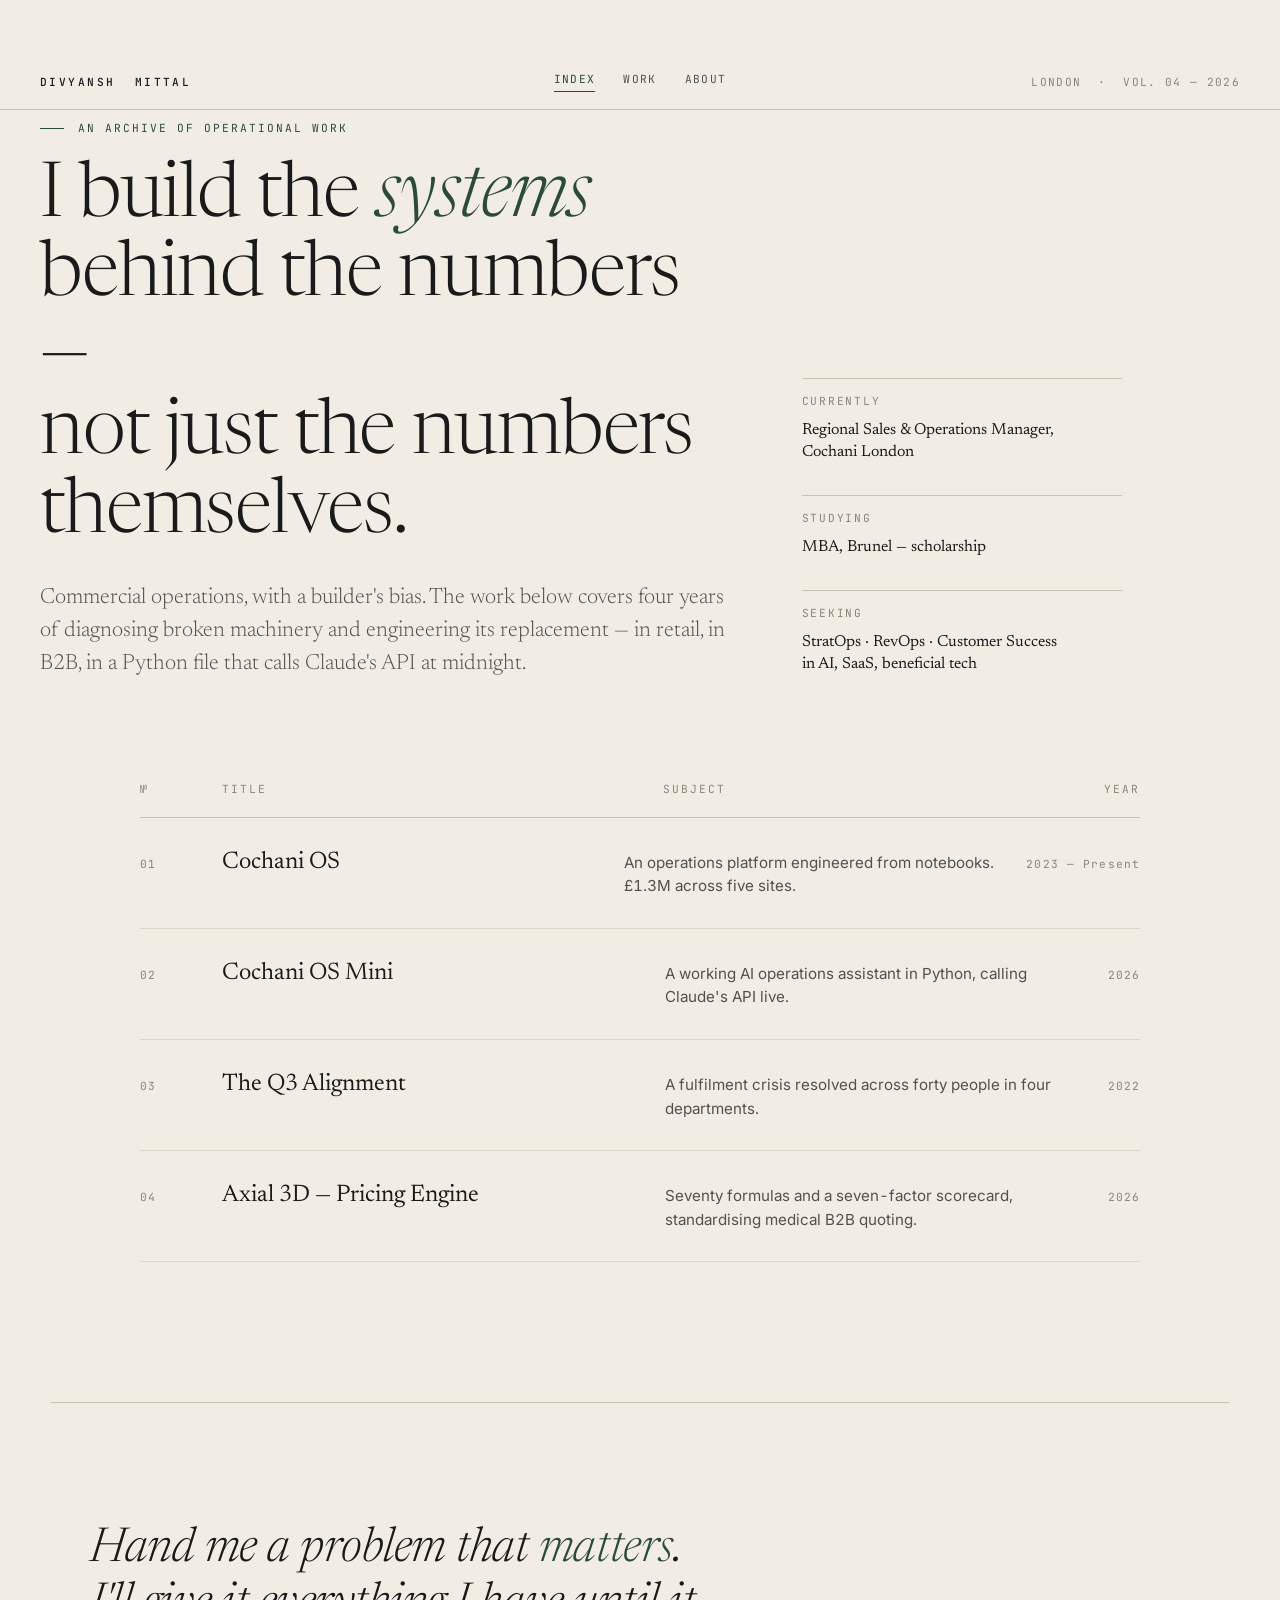
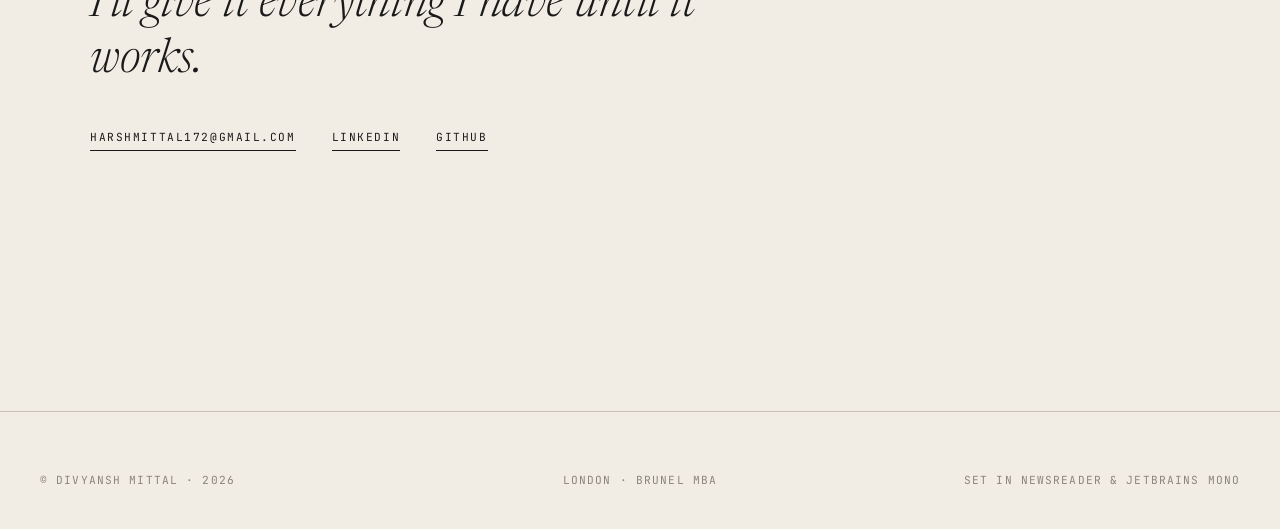
<file: index.html>
<!DOCTYPE html>
<html lang="en">
<head>
<title>Divyansh Mittal — Operator, builder</title>
<meta charset="UTF-8">
<meta name="viewport" content="width=device-width, initial-scale=1.0">
<link rel="preconnect" href="https://fonts.googleapis.com">
<link rel="preconnect" href="https://fonts.gstatic.com" crossorigin>
<link href="https://fonts.googleapis.com/css2?family=Newsreader:ital,opsz,wght@0,6..72,300;0,6..72,400;0,6..72,500;1,6..72,300;1,6..72,400&family=Inter:wght@400;500;600&family=JetBrains+Mono:wght@400;500&display=swap" rel="stylesheet">
<link rel="stylesheet" href="style.css">
</head>
<body>

<header class="rail">
  <div class="mark"><a href="index.html">DIVYANSH&nbsp;&nbsp;MITTAL</a></div>
  <nav class="nav">
    <a href="index.html" class="is-current">Index</a>
    <a href="cochani-os.html">Work</a>
    <a href="about.html">About</a>
  </nav>
  <div class="meta">London&nbsp;&nbsp;·&nbsp;&nbsp;Vol. 04 — 2026</div>
</header>

<main class="page">

  <!-- OPENING: one screen of breath, then a single declarative line -->
  <section class="opening home-opening">
    <div class="col">
      <div class="eyebrow">An archive of operational work</div>
      <h1 class="h1">
        I build the <em>systems</em> behind the numbers —<br>
        not just the numbers themselves.
      </h1>
      <p class="lede">
        Commercial operations, with a builder's bias. The work below covers four years of
        diagnosing broken machinery and engineering its replacement — in retail, in B2B, in
        a Python file that calls Claude's API at midnight.
      </p>
    </div>
    <aside class="hero-meta">
      <div class="hm-block">
        <div class="hm-label">Currently</div>
        <div class="hm-val">Regional Sales &amp; Operations Manager,<br>Cochani London</div>
      </div>
      <div class="hm-block">
        <div class="hm-label">Studying</div>
        <div class="hm-val">MBA, Brunel — scholarship</div>
      </div>
      <div class="hm-block">
        <div class="hm-label">Seeking</div>
        <div class="hm-val">StratOps · RevOps · Customer Success<br>in AI, SaaS, beneficial tech</div>
      </div>
    </aside>
  </section>

  <!-- INDEX — contents page energy -->
  <section class="index">
    <div class="index-title">
      <span>№</span>
      <span>Title</span>
      <span>Subject</span>
      <span>Year</span>
    </div>

    <a class="entry" href="cochani-os.html">
      <span class="n">01</span>
      <span class="t">Cochani OS</span>
      <span class="d">An operations platform engineered from notebooks. £1.3M across five sites.</span>
      <span class="y">2023 — Present</span>
    </a>

    <a class="entry" href="cochani-os-mini.html">
      <span class="n">02</span>
      <span class="t">Cochani OS Mini</span>
      <span class="d">A working AI operations assistant in Python, calling Claude's API live.</span>
      <span class="y">2026</span>
    </a>

    <a class="entry" href="regal.html">
      <span class="n">03</span>
      <span class="t">The Q3 Alignment</span>
      <span class="d">A fulfilment crisis resolved across forty people in four departments.</span>
      <span class="y">2022</span>
    </a>

    <a class="entry" href="axial.html">
      <span class="n">04</span>
      <span class="t">Axial 3D — Pricing Engine</span>
      <span class="d">Seventy formulas and a seven-factor scorecard, standardising medical B2B quoting.</span>
      <span class="y">2026</span>
    </a>
  </section>

  <!-- Contact block -->
  <section class="contact-block">
    <p class="ask">Hand me a problem that <em>matters</em>.<br>I'll give it everything I have until it works.</p>
    <div class="links">
      <a href="mailto:harshmittal172@gmail.com">harshmittal172@gmail.com</a>
      <a href="https://linkedin.com/in/divyansh-mittal" target="_blank" rel="noopener">LinkedIn</a>
      <a href="https://github.com/harshmittal172-gif" target="_blank" rel="noopener">GitHub</a>
    </div>
  </section>

  <footer class="foot">
    <div>© Divyansh Mittal · 2026</div>
    <div class="mid">London · Brunel MBA</div>
    <div class="end">Set in Newsreader & JetBrains Mono</div>
  </footer>

</main>
</body>
</html>
</file>
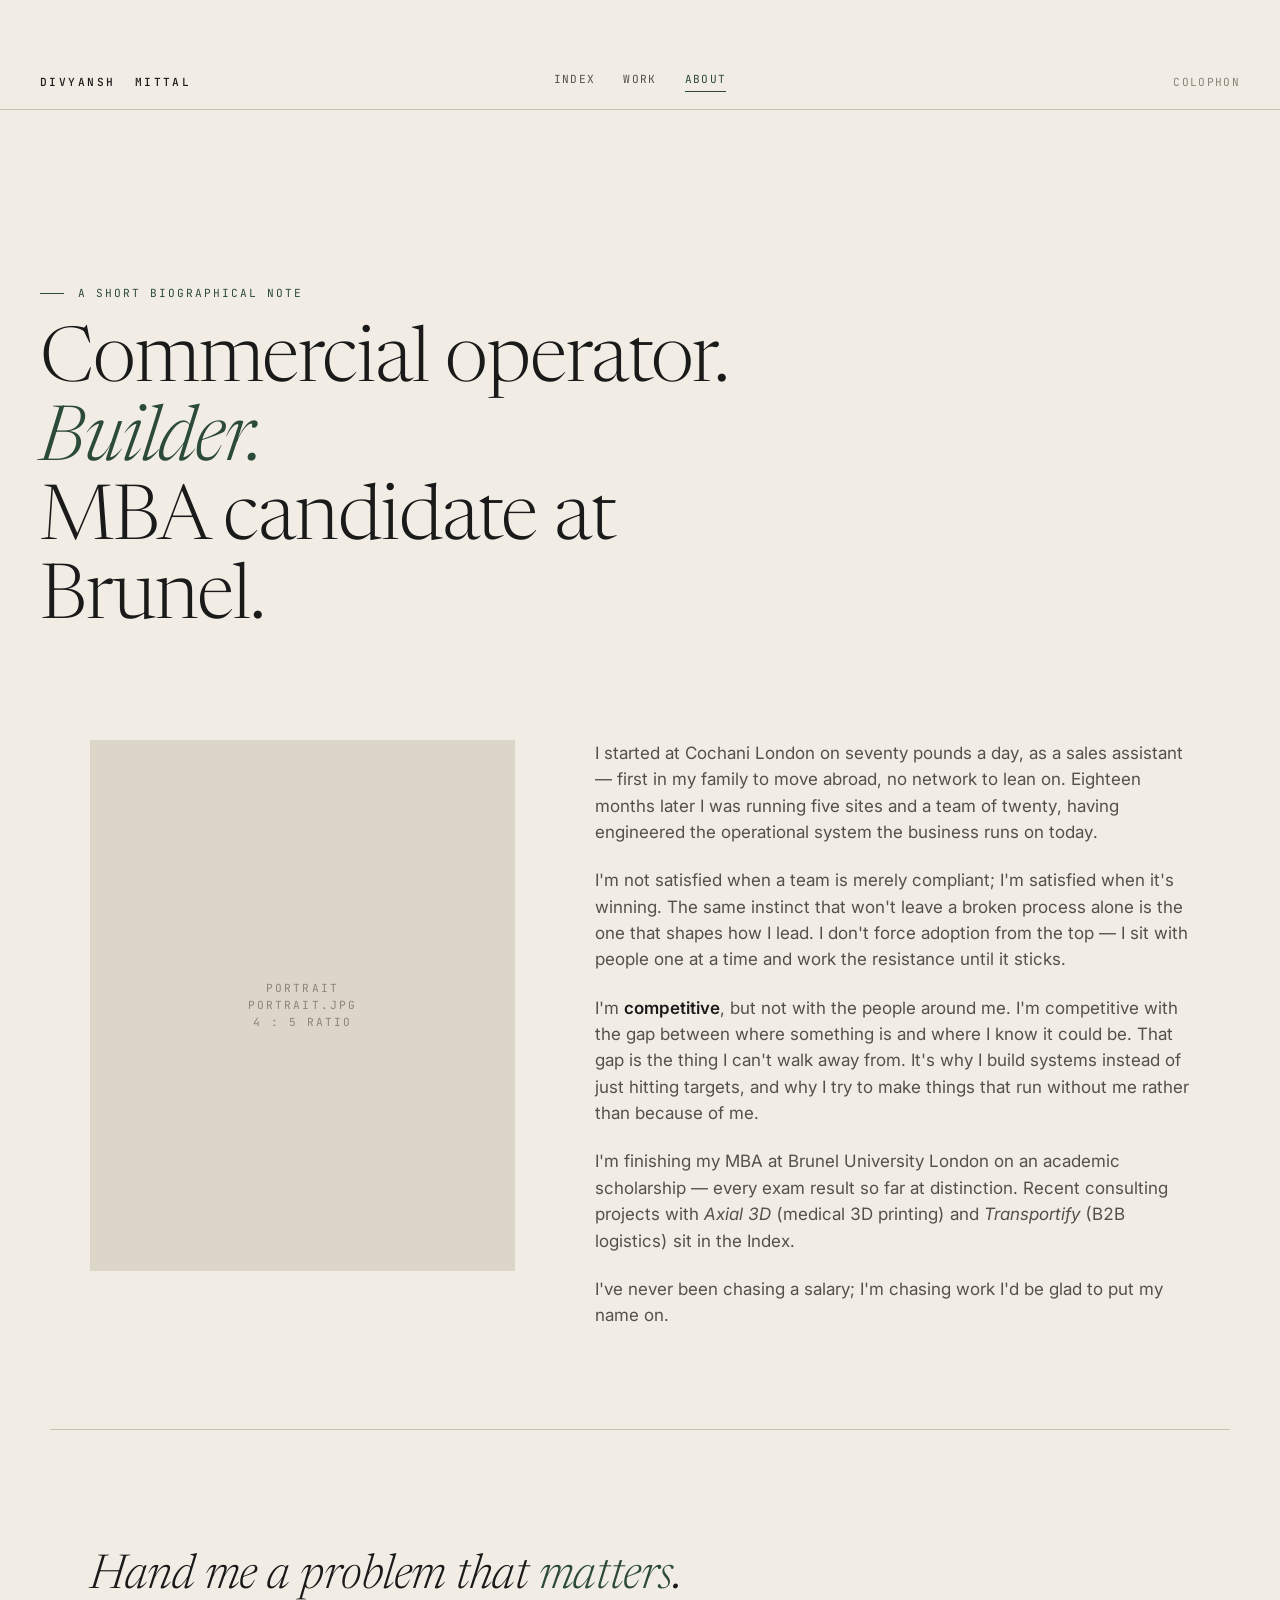
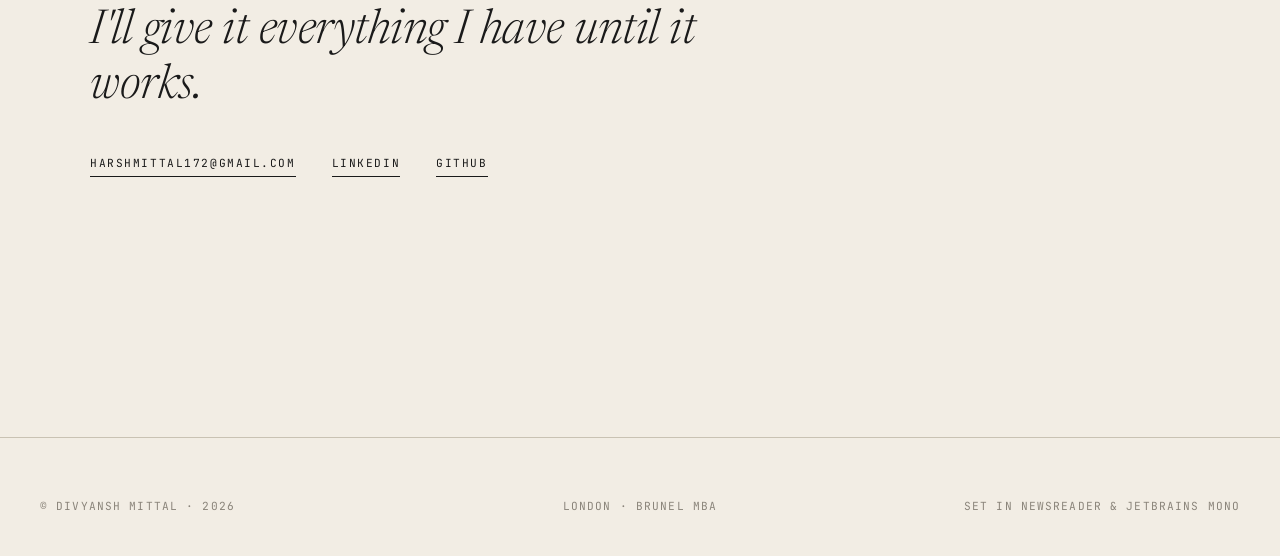
<file: about.html>
<!DOCTYPE html>
<html lang="en">
<head>
<title>About — Divyansh Mittal</title>
<meta charset="UTF-8">
<meta name="viewport" content="width=device-width, initial-scale=1.0">
<link rel="preconnect" href="https://fonts.googleapis.com">
<link rel="preconnect" href="https://fonts.gstatic.com" crossorigin>
<link href="https://fonts.googleapis.com/css2?family=Newsreader:ital,opsz,wght@0,6..72,300;0,6..72,400;0,6..72,500;1,6..72,300;1,6..72,400&family=Inter:wght@400;500;600&family=JetBrains+Mono:wght@400;500&display=swap" rel="stylesheet">
<link rel="stylesheet" href="style.css">
</head>
<body>
<header class="rail">
  <div class="mark"><a href="index.html">DIVYANSH&nbsp;&nbsp;MITTAL</a></div>
  <nav class="nav">
    <a href="index.html">Index</a>
    <a href="cochani-os.html">Work</a>
    <a href="about.html" class="is-current">About</a>
  </nav>
  <div class="meta">Colophon</div>
</header>

<main class="page">
  <section class="opening">
    <div class="col">
      <div class="eyebrow">A short biographical note</div>
      <h1 class="h1">Commercial operator. <em>Builder.</em><br>MBA candidate at Brunel.</h1>
    </div>
  </section>

  <div class="about-grid">

    <!-- portrait column -->
    <div class="portrait">
      <!--
        REPLACE THE LINE BELOW with: <img src="portrait.jpg" alt="Divyansh Mittal">
        once you upload your photo to the repo as portrait.jpg
      -->
      <div class="placeholder">Portrait<br>portrait.jpg<br>4 : 5 ratio</div>
    </div>

    <!-- prose column -->
    <div class="prose">
      <p>
        I started at Cochani London on seventy pounds a day, as a sales assistant —
        first in my family to move abroad, no network to lean on. Eighteen months later
        I was running five sites and a team of twenty, having engineered the operational
        system the business runs on today.
      </p>
      <p>
        I'm not satisfied when a team is merely compliant; I'm satisfied when it's winning.
        The same instinct that won't leave a broken process alone is the one that shapes
        how I lead. I don't force adoption from the top — I sit with people one at a time
        and work the resistance until it sticks.
      </p>
      <p>
        I'm <strong>competitive</strong>, but not with the people around me. I'm competitive with
        the gap between where something is and where I know it could be. That gap is the
        thing I can't walk away from. It's why I build systems instead of just hitting targets,
        and why I try to make things that run without me rather than because of me.
      </p>
      <p>
        I'm finishing my MBA at Brunel University London on an academic scholarship —
        every exam result so far at distinction. Recent consulting projects with
        <em>Axial 3D</em> (medical 3D printing) and <em>Transportify</em> (B2B logistics)
        sit in the Index.
      </p>
      <p>
        I've never been chasing a salary; I'm chasing work I'd be glad to put my name on.
      </p>
    </div>
  </div>

  <!-- CONTACT -->
  <section class="contact-block">
    <p class="ask">Hand me a problem that <em>matters</em>.<br>I'll give it everything I have until it works.</p>
    <div class="links">
      <a href="mailto:harshmittal172@gmail.com">harshmittal172@gmail.com</a>
      <a href="https://linkedin.com/in/divyansh-mittal" target="_blank" rel="noopener">LinkedIn</a>
      <a href="https://github.com/harshmittal172-gif" target="_blank" rel="noopener">GitHub</a>
    </div>
  </section>

  <footer class="foot">
    <div>© Divyansh Mittal · 2026</div>
    <div class="mid">London · Brunel MBA</div>
    <div class="end">Set in Newsreader & JetBrains Mono</div>
  </footer>
</main>
</body>
</html>
</file>
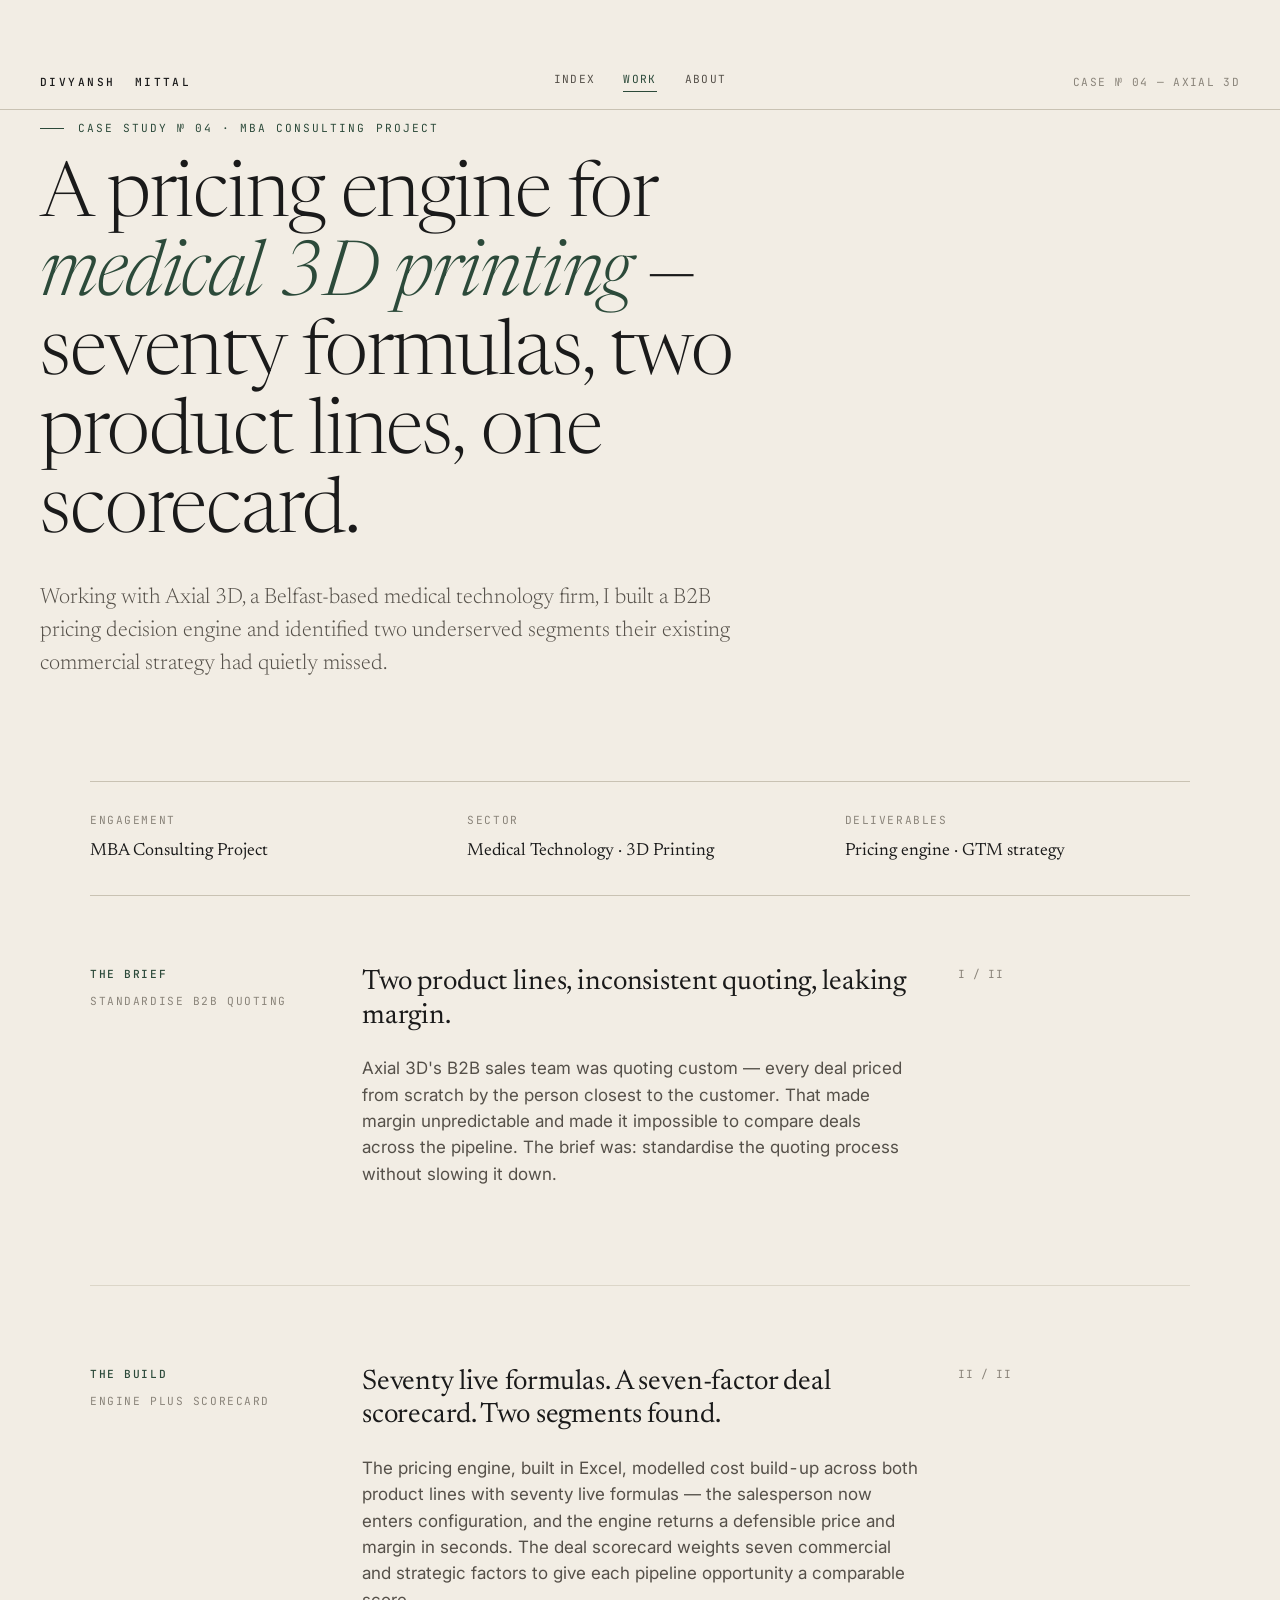
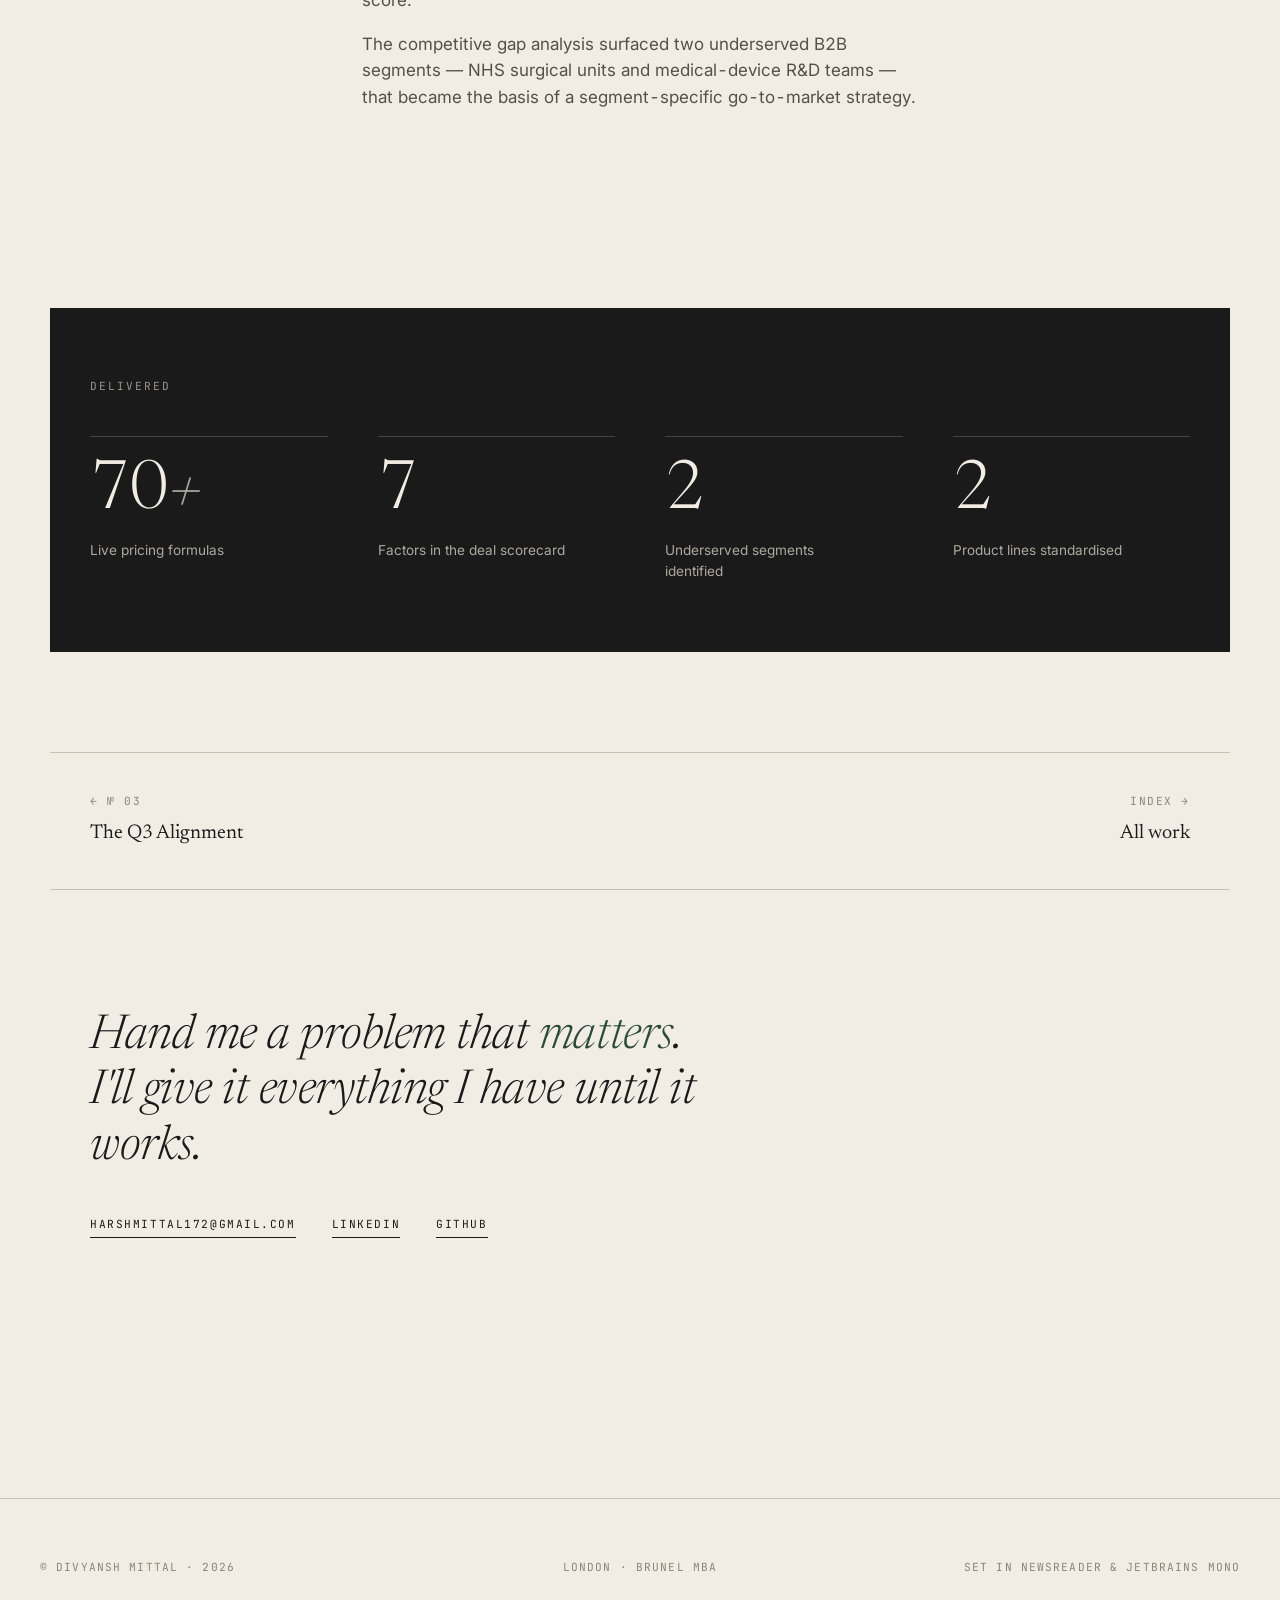
<file: axial.html>
<!DOCTYPE html>
<html lang="en">
<head>
<title>Axial 3D — Case Study · Divyansh Mittal</title>
<meta charset="UTF-8">
<meta name="viewport" content="width=device-width, initial-scale=1.0">
<link rel="preconnect" href="https://fonts.googleapis.com">
<link rel="preconnect" href="https://fonts.gstatic.com" crossorigin>
<link href="https://fonts.googleapis.com/css2?family=Newsreader:ital,opsz,wght@0,6..72,300;0,6..72,400;0,6..72,500;1,6..72,300;1,6..72,400&family=Inter:wght@400;500;600&family=JetBrains+Mono:wght@400;500&display=swap" rel="stylesheet">
<link rel="stylesheet" href="style.css">
</head>
<body>
<header class="rail">
  <div class="mark"><a href="index.html">DIVYANSH&nbsp;&nbsp;MITTAL</a></div>
  <nav class="nav">
    <a href="index.html">Index</a>
    <a href="cochani-os.html" class="is-current">Work</a>
    <a href="about.html">About</a>
  </nav>
  <div class="meta">Case № 04 — Axial 3D</div>
</header>

<main class="page">
  <section class="opening">
    <div class="col">
      <div class="eyebrow">Case Study № 04 · MBA Consulting Project</div>
      <h1 class="h1">A pricing engine for <em>medical 3D printing</em> — seventy formulas, two product lines, one scorecard.</h1>
      <p class="lede">
        Working with Axial 3D, a Belfast-based medical technology firm, I built a B2B
        pricing decision engine and identified two underserved segments their existing
        commercial strategy had quietly missed.
      </p>
    </div>
  </section>

  <div class="case">

    <div class="case-meta">
      <div class="item"><div class="label">Engagement</div><div class="val">MBA Consulting Project</div></div>
      <div class="item"><div class="label">Sector</div><div class="val">Medical Technology · 3D Printing</div></div>
      <div class="item"><div class="label">Deliverables</div><div class="val">Pricing engine · GTM strategy</div></div>
    </div>

    <section class="chapter">
      <div class="marg"><span class="step">The brief</span>Standardise B2B quoting</div>
      <div class="body">
        <h3>Two product lines, inconsistent quoting, leaking margin.</h3>
        <p>
          Axial 3D's B2B sales team was quoting custom — every deal priced from
          scratch by the person closest to the customer. That made margin
          unpredictable and made it impossible to compare deals across the pipeline.
          The brief was: standardise the quoting process without slowing it down.
        </p>
      </div>
      <aside class="aside">i / ii</aside>
    </section>

    <section class="chapter">
      <div class="marg"><span class="step">The build</span>Engine plus scorecard</div>
      <div class="body">
        <h3>Seventy live formulas. A seven-factor deal scorecard. Two segments found.</h3>
        <p>
          The pricing engine, built in Excel, modelled cost build-up across both product
          lines with seventy live formulas — the salesperson now enters configuration,
          and the engine returns a defensible price and margin in seconds. The deal
          scorecard weights seven commercial and strategic factors to give each pipeline
          opportunity a comparable score.
        </p>
        <p>
          The competitive gap analysis surfaced two underserved B2B segments — NHS
          surgical units and medical-device R&D teams — that became the basis of a
          segment-specific go-to-market strategy.
        </p>
      </div>
      <aside class="aside">ii / ii</aside>
    </section>

    <section class="result-strip">
      <div class="lab">Delivered</div>
      <div class="result-grid">
        <div class="r"><div class="v">70<em>+</em></div><div class="k">Live pricing formulas</div></div>
        <div class="r"><div class="v">7</div><div class="k">Factors in the deal scorecard</div></div>
        <div class="r"><div class="v">2</div><div class="k">Underserved segments identified</div></div>
        <div class="r"><div class="v">2</div><div class="k">Product lines standardised</div></div>
      </div>
    </section>

  </div>

  <nav class="continuum">
    <a href="regal.html"><div class="lab">← № 03</div><div class="nm">The Q3 Alignment</div></a>
    <a href="index.html" class="end"><div class="lab">Index →</div><div class="nm">All work</div></a>
  </nav>

  <section class="contact-block">
    <p class="ask">Hand me a problem that <em>matters</em>.<br>I'll give it everything I have until it works.</p>
    <div class="links">
      <a href="mailto:harshmittal172@gmail.com">harshmittal172@gmail.com</a>
      <a href="https://linkedin.com/in/divyansh-mittal" target="_blank" rel="noopener">LinkedIn</a>
      <a href="https://github.com/harshmittal172-gif" target="_blank" rel="noopener">GitHub</a>
    </div>
  </section>

  <footer class="foot">
    <div>© Divyansh Mittal · 2026</div>
    <div class="mid">London · Brunel MBA</div>
    <div class="end">Set in Newsreader & JetBrains Mono</div>
  </footer>
</main>
</body>
</html>
</file>
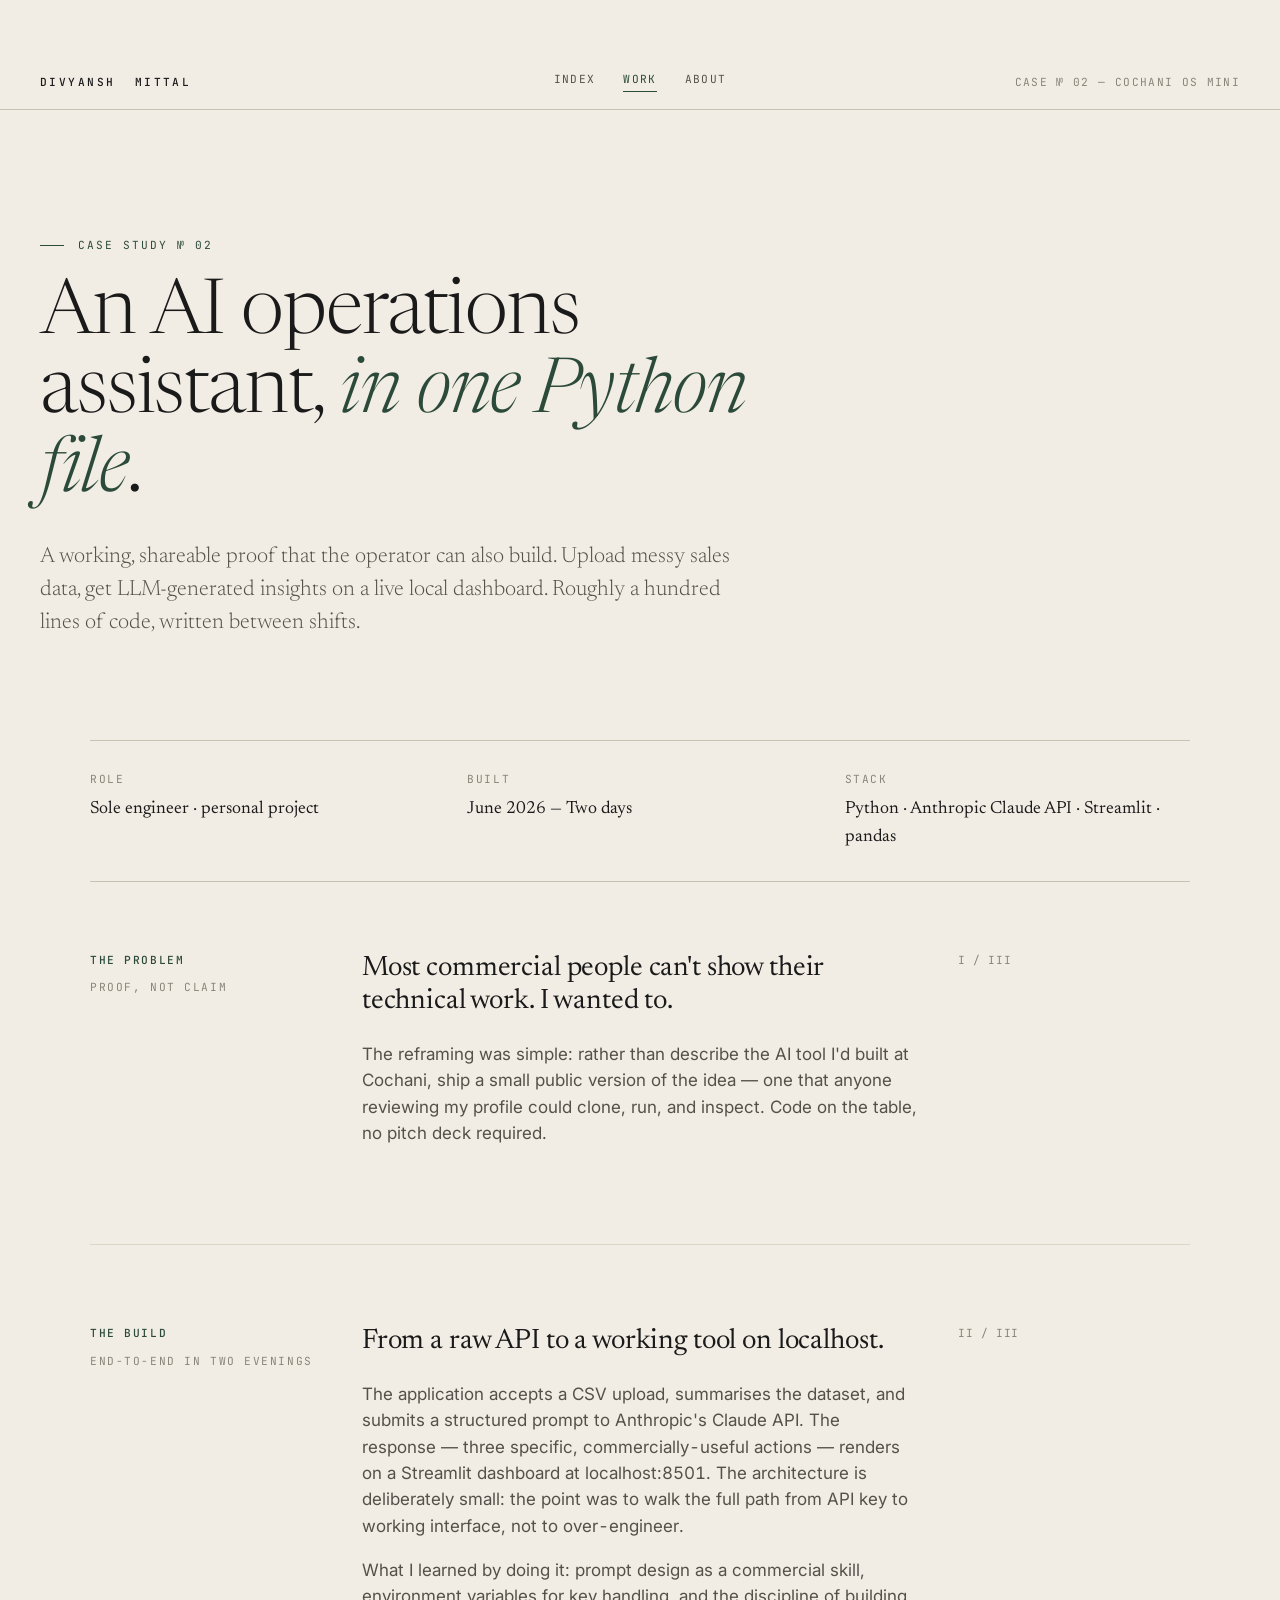
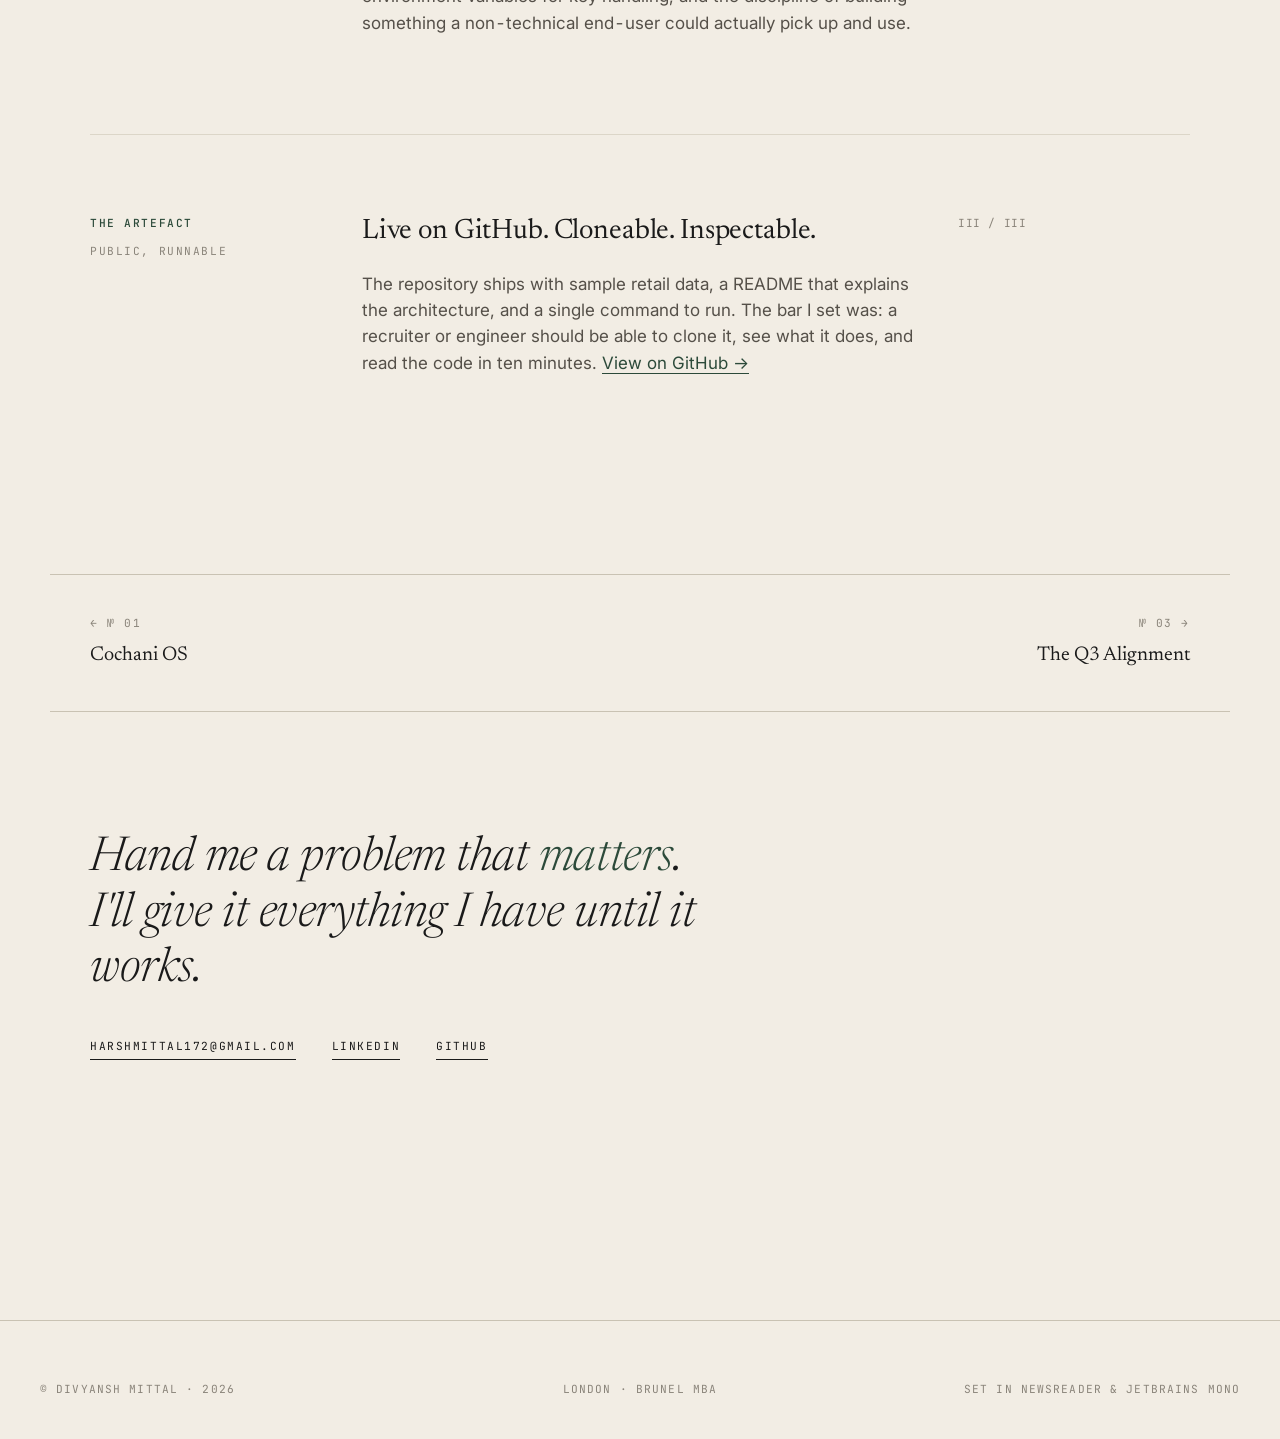
<file: cochani-os-mini.html>
<!DOCTYPE html>
<html lang="en">
<head>
<title>Cochani OS Mini — Case Study · Divyansh Mittal</title>
<meta charset="UTF-8">
<meta name="viewport" content="width=device-width, initial-scale=1.0">
<link rel="preconnect" href="https://fonts.googleapis.com">
<link rel="preconnect" href="https://fonts.gstatic.com" crossorigin>
<link href="https://fonts.googleapis.com/css2?family=Newsreader:ital,opsz,wght@0,6..72,300;0,6..72,400;0,6..72,500;1,6..72,300;1,6..72,400&family=Inter:wght@400;500;600&family=JetBrains+Mono:wght@400;500&display=swap" rel="stylesheet">
<link rel="stylesheet" href="style.css">
</head>
<body>
<header class="rail">
  <div class="mark"><a href="index.html">DIVYANSH&nbsp;&nbsp;MITTAL</a></div>
  <nav class="nav">
    <a href="index.html">Index</a>
    <a href="cochani-os.html" class="is-current">Work</a>
    <a href="about.html">About</a>
  </nav>
  <div class="meta">Case № 02 — Cochani OS Mini</div>
</header>

<main class="page">
  <section class="opening">
    <div class="col">
      <div class="eyebrow">Case Study № 02</div>
      <h1 class="h1">An AI operations assistant, <em>in one Python file</em>.</h1>
      <p class="lede">
        A working, shareable proof that the operator can also build. Upload messy
        sales data, get LLM-generated insights on a live local dashboard. Roughly
        a hundred lines of code, written between shifts.
      </p>
    </div>
  </section>

  <div class="case">

    <div class="case-meta">
      <div class="item"><div class="label">Role</div><div class="val">Sole engineer · personal project</div></div>
      <div class="item"><div class="label">Built</div><div class="val">June 2026 — Two days</div></div>
      <div class="item"><div class="label">Stack</div><div class="val">Python · Anthropic Claude API · Streamlit · pandas</div></div>
    </div>

    <section class="chapter">
      <div class="marg"><span class="step">The problem</span>Proof, not claim</div>
      <div class="body">
        <h3>Most commercial people can't show their technical work. I wanted to.</h3>
        <p>
          The reframing was simple: rather than describe the AI tool I'd built at Cochani,
          ship a small public version of the idea — one that anyone reviewing my profile
          could clone, run, and inspect. Code on the table, no pitch deck required.
        </p>
      </div>
      <aside class="aside">i / iii</aside>
    </section>

    <section class="chapter">
      <div class="marg"><span class="step">The build</span>End-to-end in two evenings</div>
      <div class="body">
        <h3>From a raw API to a working tool on localhost.</h3>
        <p>
          The application accepts a CSV upload, summarises the dataset, and submits a
          structured prompt to Anthropic's Claude API. The response — three specific,
          commercially-useful actions — renders on a Streamlit dashboard at localhost:8501.
          The architecture is deliberately small: the point was to walk the full path
          from API key to working interface, not to over-engineer.
        </p>
        <p>
          What I learned by doing it: prompt design as a commercial skill, environment
          variables for key handling, and the discipline of building something a non-technical
          end-user could actually pick up and use.
        </p>
      </div>
      <aside class="aside">ii / iii</aside>
    </section>

    <section class="chapter">
      <div class="marg"><span class="step">The artefact</span>Public, runnable</div>
      <div class="body">
        <h3>Live on GitHub. Cloneable. Inspectable.</h3>
        <p>
          The repository ships with sample retail data, a README that explains the
          architecture, and a single command to run. The bar I set was: a recruiter or
          engineer should be able to clone it, see what it does, and read the code in
          ten minutes. <a href="https://github.com/harshmittal172-gif/Cochani-Os-Mini" target="_blank" rel="noopener" style="color: var(--forest); border-bottom: 1px solid var(--forest);">View on GitHub →</a>
        </p>
      </div>
      <aside class="aside">iii / iii</aside>
    </section>

  </div>

  <nav class="continuum">
    <a href="cochani-os.html"><div class="lab">← № 01</div><div class="nm">Cochani OS</div></a>
    <a href="regal.html" class="end"><div class="lab">№ 03 →</div><div class="nm">The Q3 Alignment</div></a>
  </nav>

  <section class="contact-block">
    <p class="ask">Hand me a problem that <em>matters</em>.<br>I'll give it everything I have until it works.</p>
    <div class="links">
      <a href="mailto:harshmittal172@gmail.com">harshmittal172@gmail.com</a>
      <a href="https://linkedin.com/in/divyansh-mittal" target="_blank" rel="noopener">LinkedIn</a>
      <a href="https://github.com/harshmittal172-gif" target="_blank" rel="noopener">GitHub</a>
    </div>
  </section>

  <footer class="foot">
    <div>© Divyansh Mittal · 2026</div>
    <div class="mid">London · Brunel MBA</div>
    <div class="end">Set in Newsreader & JetBrains Mono</div>
  </footer>
</main>
</body>
</html>
</file>
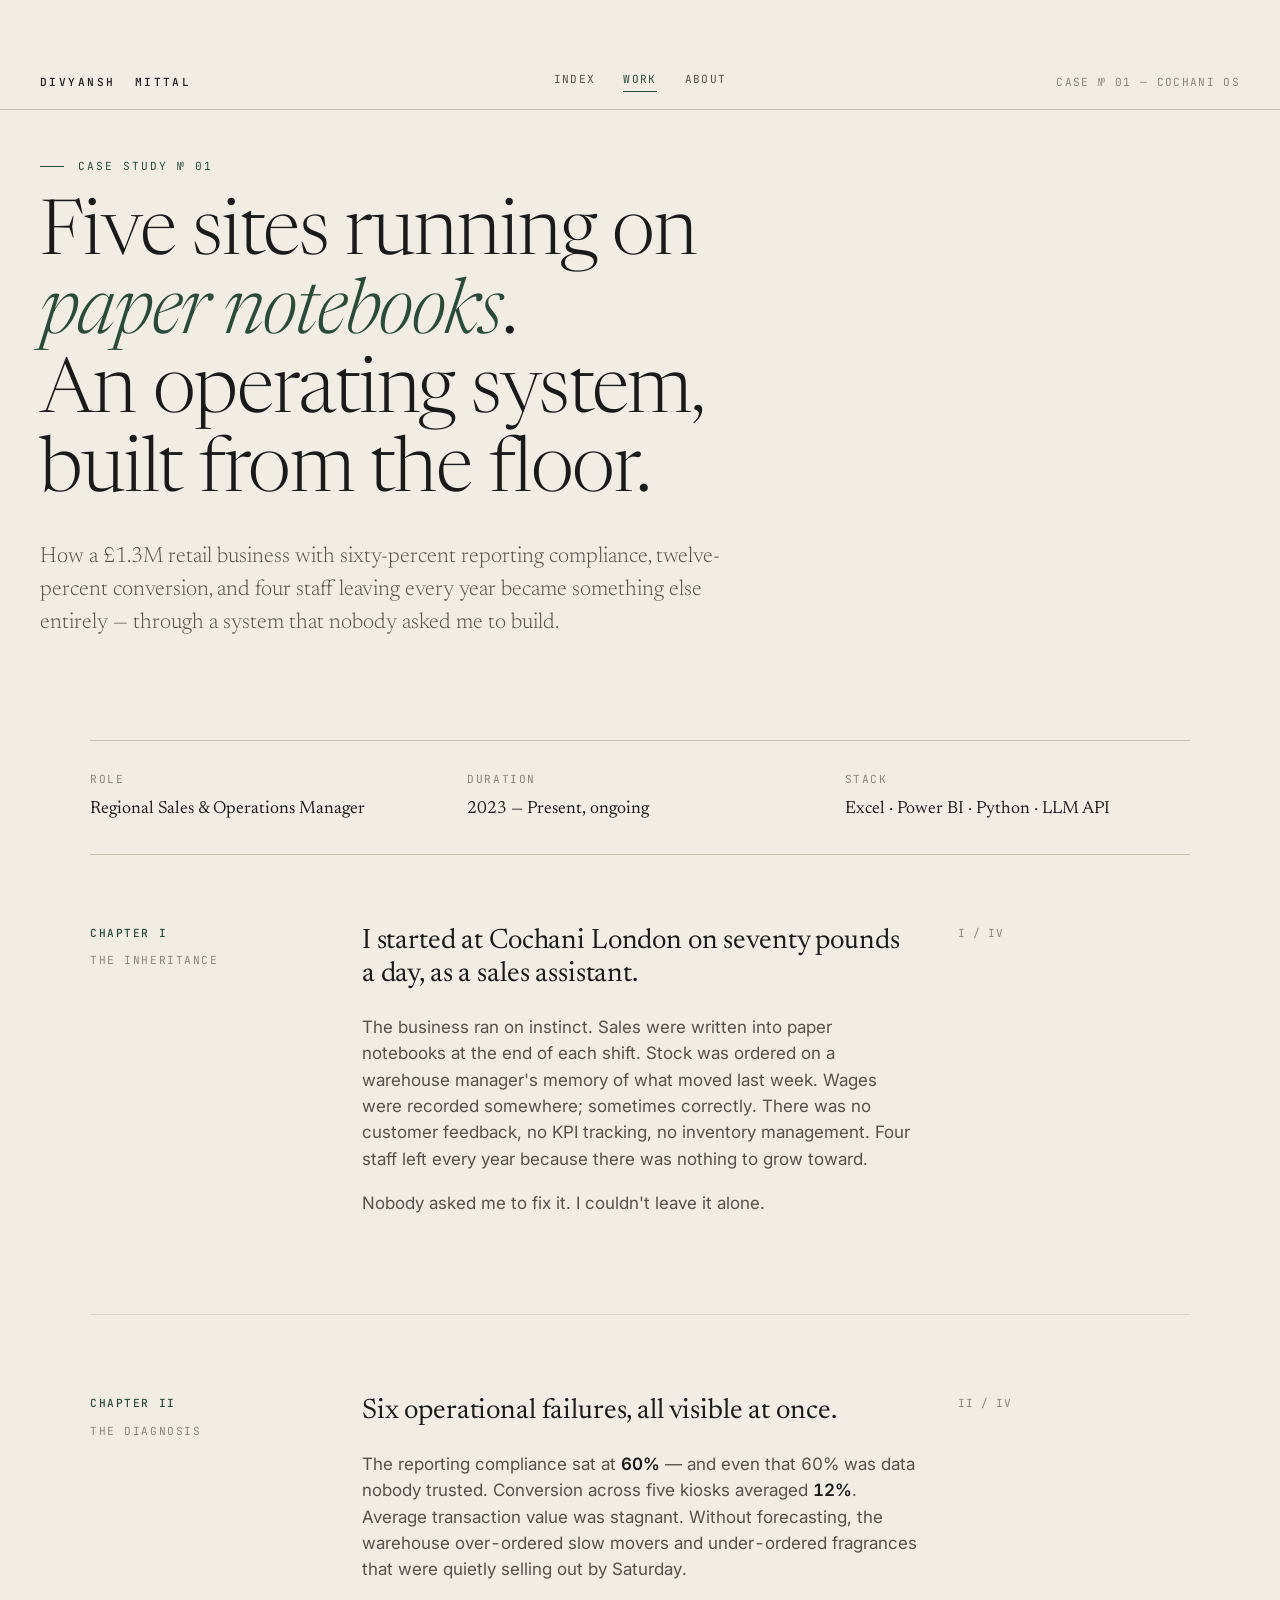
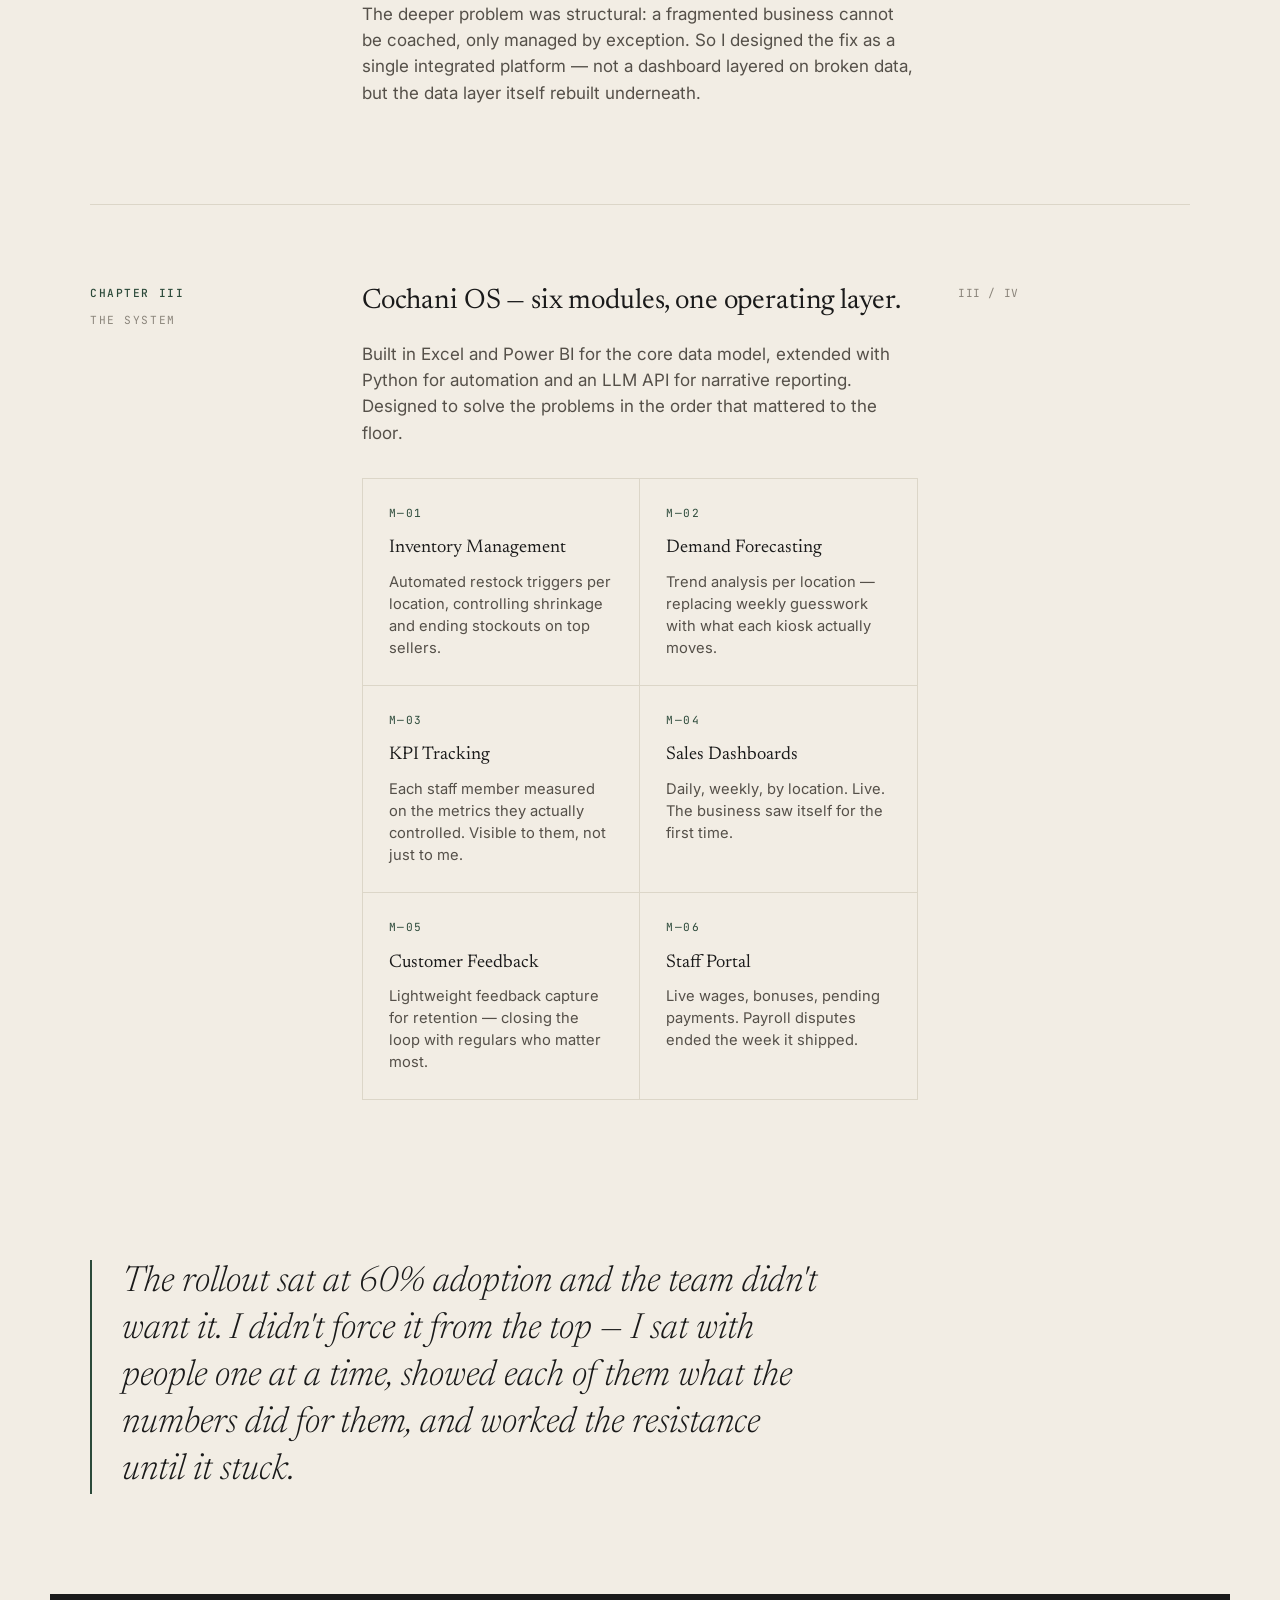
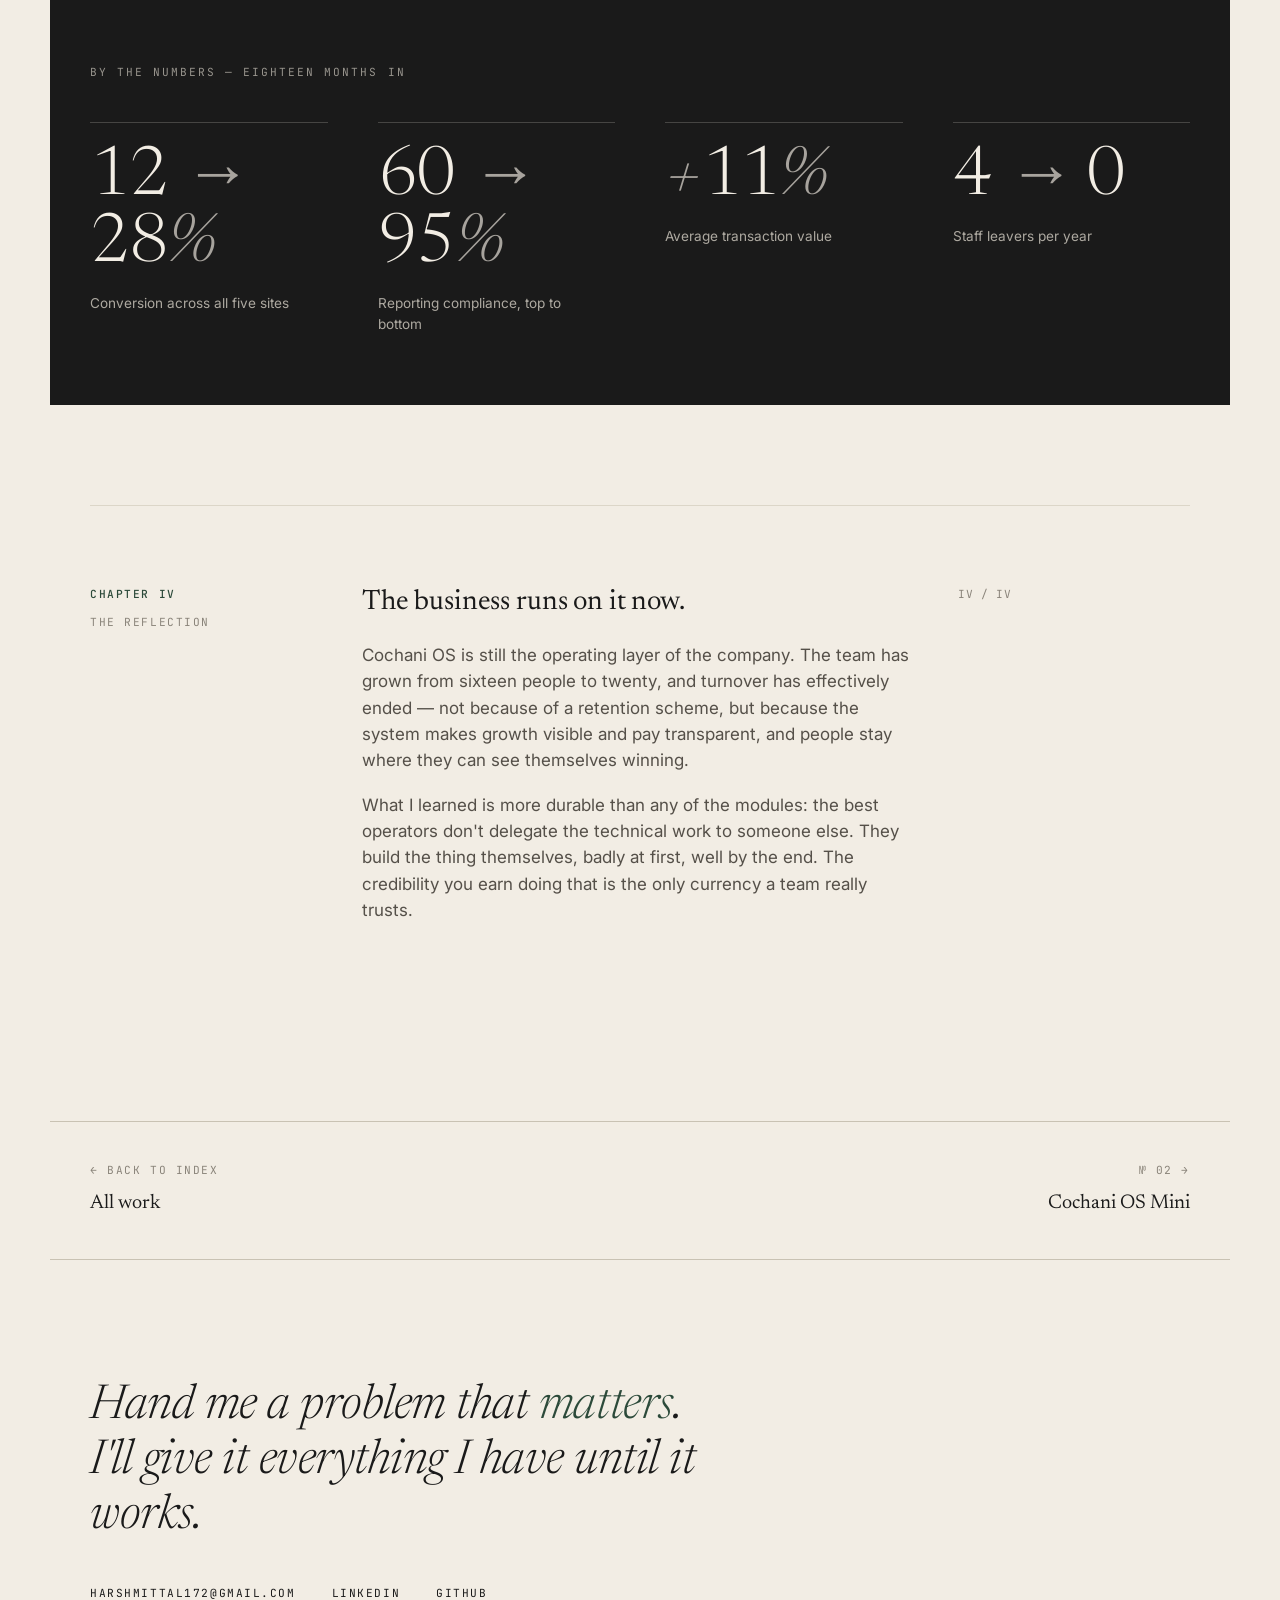
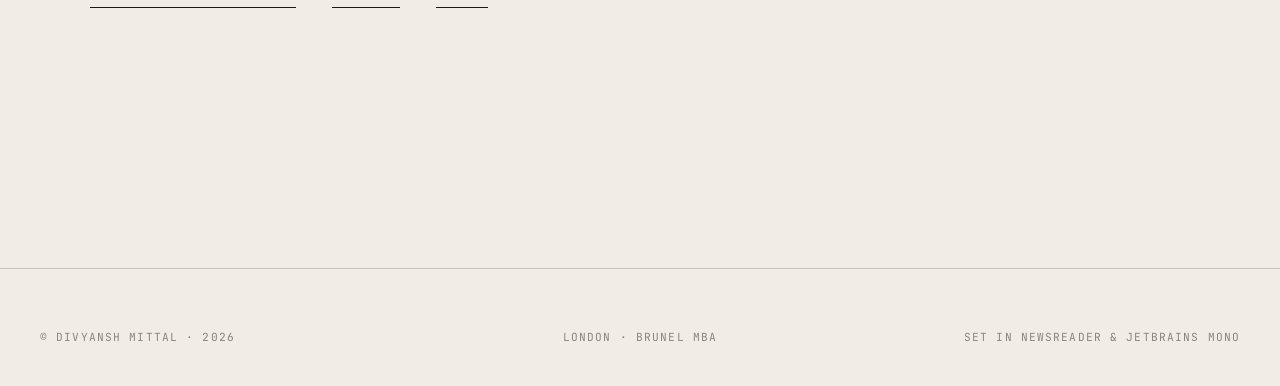
<file: cochani-os.html>
<!DOCTYPE html>
<html lang="en">
<head>
<title>Cochani OS — Case Study · Divyansh Mittal</title>
<meta charset="UTF-8">
<meta name="viewport" content="width=device-width, initial-scale=1.0">
<link rel="preconnect" href="https://fonts.googleapis.com">
<link rel="preconnect" href="https://fonts.gstatic.com" crossorigin>
<link href="https://fonts.googleapis.com/css2?family=Newsreader:ital,opsz,wght@0,6..72,300;0,6..72,400;0,6..72,500;1,6..72,300;1,6..72,400&family=Inter:wght@400;500;600&family=JetBrains+Mono:wght@400;500&display=swap" rel="stylesheet">
<link rel="stylesheet" href="style.css">
</head>
<body>

<header class="rail">
  <div class="mark"><a href="index.html">DIVYANSH&nbsp;&nbsp;MITTAL</a></div>
  <nav class="nav">
    <a href="index.html">Index</a>
    <a href="cochani-os.html" class="is-current">Work</a>
    <a href="about.html">About</a>
  </nav>
  <div class="meta">Case № 01 — Cochani OS</div>
</header>

<main class="page">

  <!-- OPENING SPREAD -->
  <section class="opening">
    <div class="col">
      <div class="eyebrow">Case Study № 01</div>
      <h1 class="h1">
        Five sites running on <em>paper notebooks</em>.<br>
        An operating system, built from the floor.
      </h1>
      <p class="lede">
        How a £1.3M retail business with sixty-percent reporting compliance,
        twelve-percent conversion, and four staff leaving every year became something else
        entirely — through a system that nobody asked me to build.
      </p>
    </div>
  </section>

  <div class="case">

    <!-- META BAR -->
    <div class="case-meta">
      <div class="item">
        <div class="label">Role</div>
        <div class="val">Regional Sales & Operations Manager</div>
      </div>
      <div class="item">
        <div class="label">Duration</div>
        <div class="val">2023 — Present, ongoing</div>
      </div>
      <div class="item">
        <div class="label">Stack</div>
        <div class="val">Excel · Power BI · Python · LLM API</div>
      </div>
    </div>

    <!-- CHAPTER I — THE INHERITANCE -->
    <section class="chapter">
      <div class="marg">
        <span class="step">Chapter I</span>
        The Inheritance
      </div>
      <div class="body">
        <h3>I started at Cochani London on seventy pounds a day, as a sales assistant.</h3>
        <p>
          The business ran on instinct. Sales were written into paper notebooks at the end of
          each shift. Stock was ordered on a warehouse manager's memory of what moved last
          week. Wages were recorded somewhere; sometimes correctly. There was no customer
          feedback, no KPI tracking, no inventory management. Four staff left every year
          because there was nothing to grow toward.
        </p>
        <p>
          Nobody asked me to fix it. I couldn't leave it alone.
        </p>
      </div>
      <aside class="aside">i / iv</aside>
    </section>

    <!-- CHAPTER II — THE DIAGNOSIS -->
    <section class="chapter">
      <div class="marg">
        <span class="step">Chapter II</span>
        The Diagnosis
      </div>
      <div class="body">
        <h3>Six operational failures, all visible at once.</h3>
        <p>
          The reporting compliance sat at <strong>60%</strong> — and even that 60% was data nobody trusted.
          Conversion across five kiosks averaged <strong>12%</strong>. Average transaction value was
          stagnant. Without forecasting, the warehouse over-ordered slow movers and under-ordered
          fragrances that were quietly selling out by Saturday.
        </p>
        <p>
          The deeper problem was structural: a fragmented business cannot be coached, only
          managed by exception. So I designed the fix as a single integrated platform — not
          a dashboard layered on broken data, but the data layer itself rebuilt underneath.
        </p>
      </div>
      <aside class="aside">ii / iv</aside>
    </section>

    <!-- CHAPTER III — THE SYSTEM -->
    <section class="chapter">
      <div class="marg">
        <span class="step">Chapter III</span>
        The System
      </div>
      <div class="body">
        <h3>Cochani OS — six modules, one operating layer.</h3>
        <p>
          Built in Excel and Power BI for the core data model, extended with Python for
          automation and an LLM API for narrative reporting. Designed to solve the problems
          in the order that mattered to the floor.
        </p>

        <div class="modules">
          <div class="module">
            <div class="num">M—01</div>
            <div class="name">Inventory Management</div>
            <div class="what">Automated restock triggers per location, controlling shrinkage and ending stockouts on top sellers.</div>
          </div>
          <div class="module">
            <div class="num">M—02</div>
            <div class="name">Demand Forecasting</div>
            <div class="what">Trend analysis per location — replacing weekly guesswork with what each kiosk actually moves.</div>
          </div>
          <div class="module">
            <div class="num">M—03</div>
            <div class="name">KPI Tracking</div>
            <div class="what">Each staff member measured on the metrics they actually controlled. Visible to them, not just to me.</div>
          </div>
          <div class="module">
            <div class="num">M—04</div>
            <div class="name">Sales Dashboards</div>
            <div class="what">Daily, weekly, by location. Live. The business saw itself for the first time.</div>
          </div>
          <div class="module">
            <div class="num">M—05</div>
            <div class="name">Customer Feedback</div>
            <div class="what">Lightweight feedback capture for retention — closing the loop with regulars who matter most.</div>
          </div>
          <div class="module">
            <div class="num">M—06</div>
            <div class="name">Staff Portal</div>
            <div class="what">Live wages, bonuses, pending payments. Payroll disputes ended the week it shipped.</div>
          </div>
        </div>
      </div>
      <aside class="aside">iii / iv</aside>
    </section>

    <!-- PULL QUOTE -->
    <blockquote class="pull">
      The rollout sat at 60% adoption and the team didn't want it. I didn't force it from the top — I sat with people one at a time, showed each of them what the numbers did for them, and worked the resistance until it stuck.
    </blockquote>

    <!-- RESULT STRIP -->
    <section class="result-strip">
      <div class="lab">By the numbers — eighteen months in</div>
      <div class="result-grid">
        <div class="r">
          <div class="v">12 <em>→</em> 28<em>%</em></div>
          <div class="k">Conversion across all five sites</div>
        </div>
        <div class="r">
          <div class="v">60 <em>→</em> 95<em>%</em></div>
          <div class="k">Reporting compliance, top to bottom</div>
        </div>
        <div class="r">
          <div class="v"><em>+</em>11<em>%</em></div>
          <div class="k">Average transaction value</div>
        </div>
        <div class="r">
          <div class="v">4 <em>→</em> 0</div>
          <div class="k">Staff leavers per year</div>
        </div>
      </div>
    </section>

    <!-- CHAPTER IV — REFLECTION -->
    <section class="chapter">
      <div class="marg">
        <span class="step">Chapter IV</span>
        The Reflection
      </div>
      <div class="body">
        <h3>The business runs on it now.</h3>
        <p>
          Cochani OS is still the operating layer of the company. The team has grown from
          sixteen people to twenty, and turnover has effectively ended — not because of a
          retention scheme, but because the system makes growth visible and pay
          transparent, and people stay where they can see themselves winning.
        </p>
        <p>
          What I learned is more durable than any of the modules: the best operators don't
          delegate the technical work to someone else. They build the thing themselves, badly
          at first, well by the end. The credibility you earn doing that is the only currency
          a team really trusts.
        </p>
      </div>
      <aside class="aside">iv / iv</aside>
    </section>

  </div>

  <!-- PREV / NEXT -->
  <nav class="continuum">
    <a href="index.html">
      <div class="lab">← Back to Index</div>
      <div class="nm">All work</div>
    </a>
    <a href="cochani-os-mini.html" class="end">
      <div class="lab">№ 02 →</div>
      <div class="nm">Cochani OS Mini</div>
    </a>
  </nav>

  <!-- CONTACT -->
  <section class="contact-block">
    <p class="ask">Hand me a problem that <em>matters</em>.<br>I'll give it everything I have until it works.</p>
    <div class="links">
      <a href="mailto:harshmittal172@gmail.com">harshmittal172@gmail.com</a>
      <a href="https://linkedin.com/in/divyansh-mittal" target="_blank" rel="noopener">LinkedIn</a>
      <a href="https://github.com/harshmittal172-gif" target="_blank" rel="noopener">GitHub</a>
    </div>
  </section>

  <footer class="foot">
    <div>© Divyansh Mittal · 2026</div>
    <div class="mid">London · Brunel MBA</div>
    <div class="end">Set in Newsreader & JetBrains Mono</div>
  </footer>

</main>
</body>
</html>
</file>
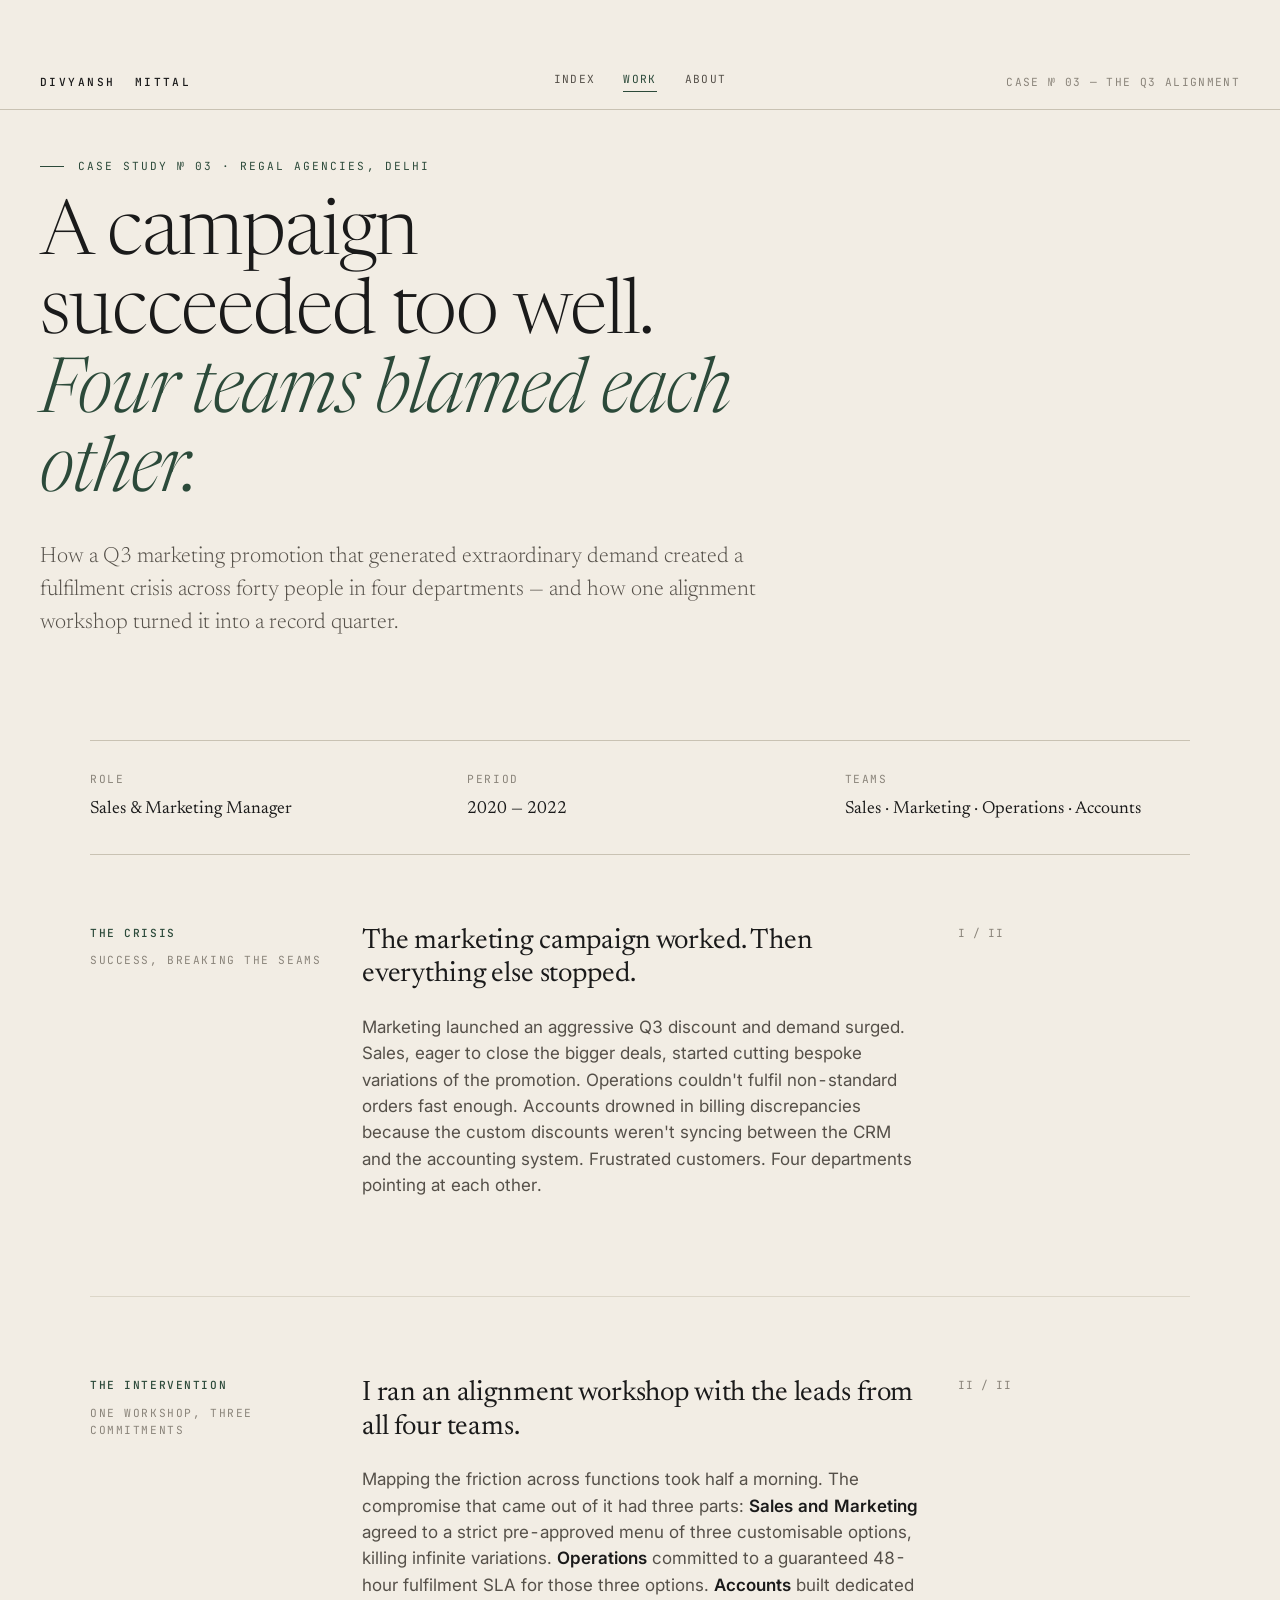
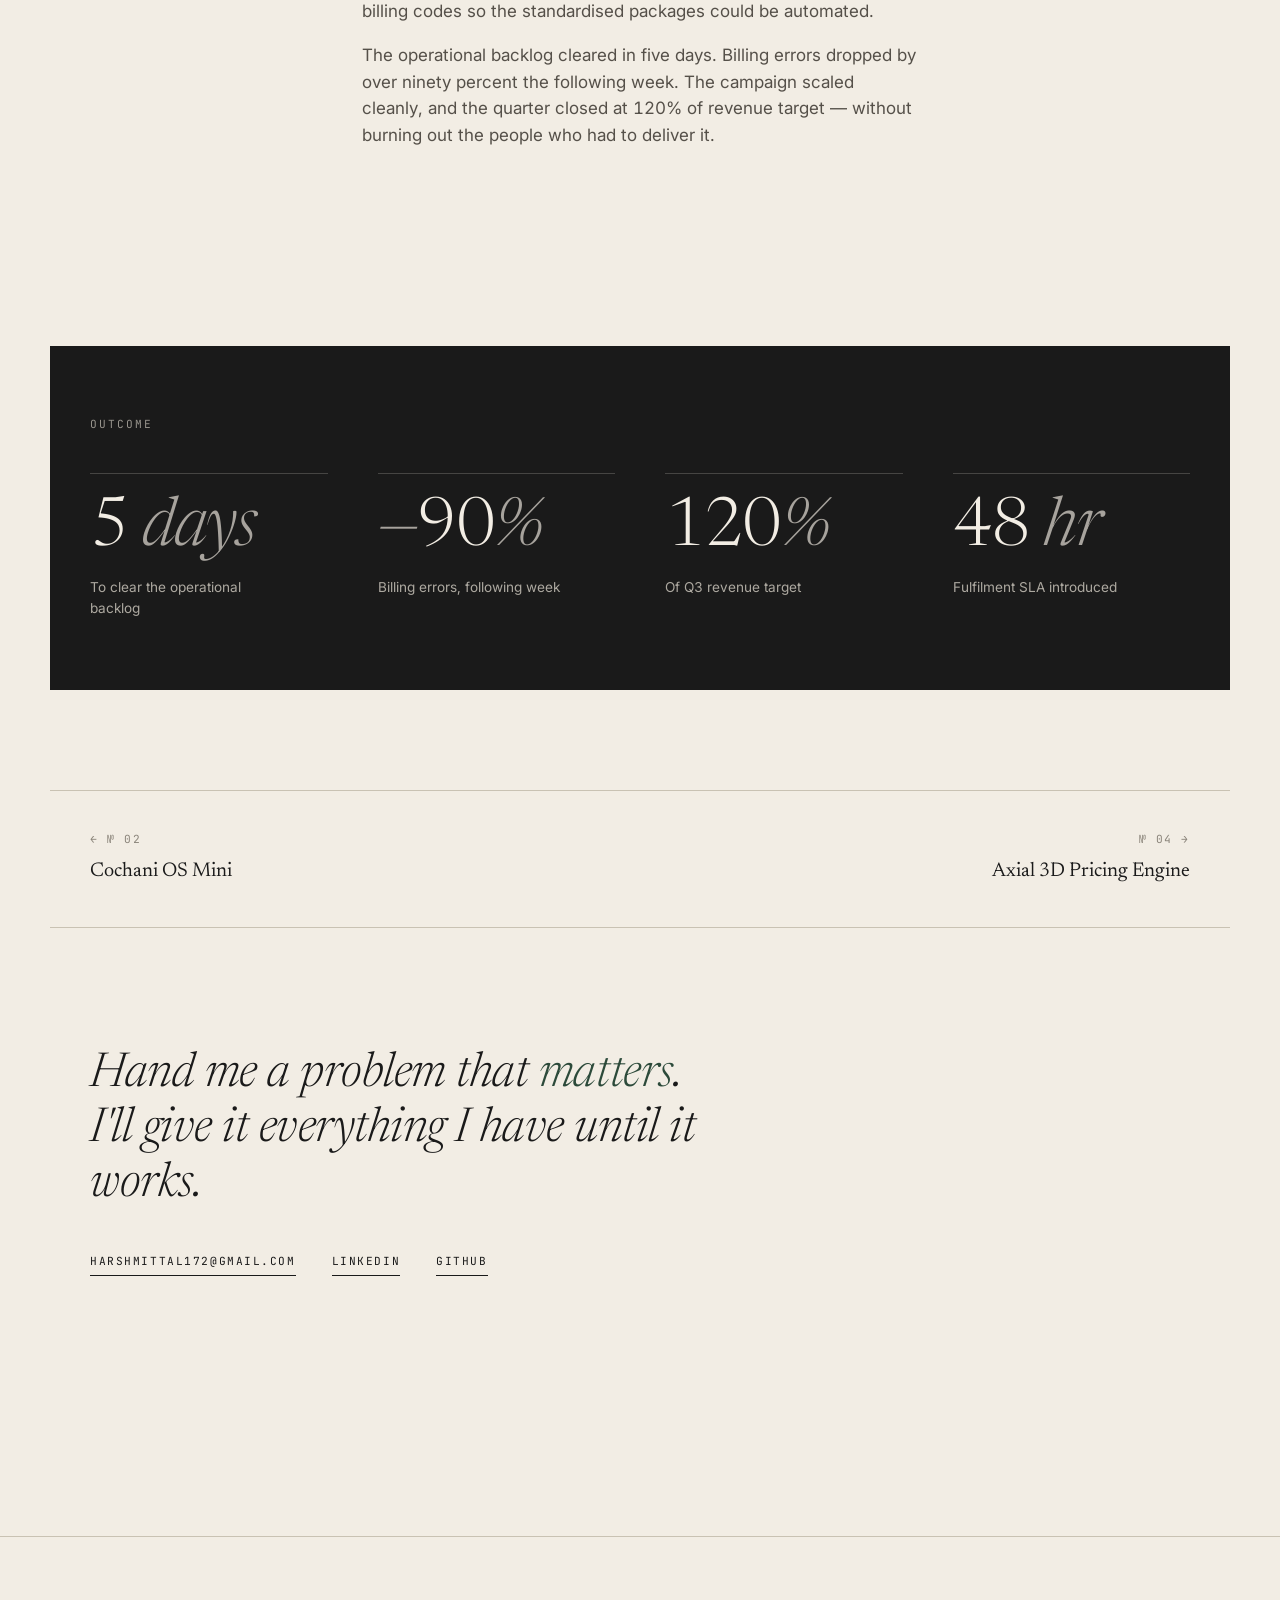
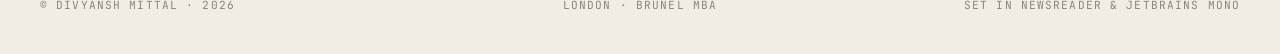
<file: regal.html>
<!DOCTYPE html>
<html lang="en">
<head>
<title>The Q3 Alignment — Case Study · Divyansh Mittal</title>
<meta charset="UTF-8">
<meta name="viewport" content="width=device-width, initial-scale=1.0">
<link rel="preconnect" href="https://fonts.googleapis.com">
<link rel="preconnect" href="https://fonts.gstatic.com" crossorigin>
<link href="https://fonts.googleapis.com/css2?family=Newsreader:ital,opsz,wght@0,6..72,300;0,6..72,400;0,6..72,500;1,6..72,300;1,6..72,400&family=Inter:wght@400;500;600&family=JetBrains+Mono:wght@400;500&display=swap" rel="stylesheet">
<link rel="stylesheet" href="style.css">
</head>
<body>
<header class="rail">
  <div class="mark"><a href="index.html">DIVYANSH&nbsp;&nbsp;MITTAL</a></div>
  <nav class="nav">
    <a href="index.html">Index</a>
    <a href="cochani-os.html" class="is-current">Work</a>
    <a href="about.html">About</a>
  </nav>
  <div class="meta">Case № 03 — The Q3 Alignment</div>
</header>

<main class="page">
  <section class="opening">
    <div class="col">
      <div class="eyebrow">Case Study № 03 · Regal Agencies, Delhi</div>
      <h1 class="h1">A campaign succeeded too well. <em>Four teams blamed each other.</em></h1>
      <p class="lede">
        How a Q3 marketing promotion that generated extraordinary demand created
        a fulfilment crisis across forty people in four departments — and how
        one alignment workshop turned it into a record quarter.
      </p>
    </div>
  </section>

  <div class="case">

    <div class="case-meta">
      <div class="item"><div class="label">Role</div><div class="val">Sales & Marketing Manager</div></div>
      <div class="item"><div class="label">Period</div><div class="val">2020 — 2022</div></div>
      <div class="item"><div class="label">Teams</div><div class="val">Sales · Marketing · Operations · Accounts</div></div>
    </div>

    <section class="chapter">
      <div class="marg"><span class="step">The crisis</span>Success, breaking the seams</div>
      <div class="body">
        <h3>The marketing campaign worked. Then everything else stopped.</h3>
        <p>
          Marketing launched an aggressive Q3 discount and demand surged. Sales,
          eager to close the bigger deals, started cutting bespoke variations of the
          promotion. Operations couldn't fulfil non-standard orders fast enough. Accounts
          drowned in billing discrepancies because the custom discounts weren't syncing
          between the CRM and the accounting system. Frustrated customers. Four
          departments pointing at each other.
        </p>
      </div>
      <aside class="aside">i / ii</aside>
    </section>

    <section class="chapter">
      <div class="marg"><span class="step">The intervention</span>One workshop, three commitments</div>
      <div class="body">
        <h3>I ran an alignment workshop with the leads from all four teams.</h3>
        <p>
          Mapping the friction across functions took half a morning. The compromise
          that came out of it had three parts: <strong>Sales and Marketing</strong> agreed
          to a strict pre-approved menu of three customisable options, killing infinite
          variations. <strong>Operations</strong> committed to a guaranteed 48-hour
          fulfilment SLA for those three options. <strong>Accounts</strong> built dedicated
          billing codes so the standardised packages could be automated.
        </p>
        <p>
          The operational backlog cleared in five days. Billing errors dropped by over
          ninety percent the following week. The campaign scaled cleanly, and the
          quarter closed at 120% of revenue target — without burning out the people
          who had to deliver it.
        </p>
      </div>
      <aside class="aside">ii / ii</aside>
    </section>

    <section class="result-strip">
      <div class="lab">Outcome</div>
      <div class="result-grid">
        <div class="r"><div class="v">5 <em>days</em></div><div class="k">To clear the operational backlog</div></div>
        <div class="r"><div class="v"><em>—</em>90<em>%</em></div><div class="k">Billing errors, following week</div></div>
        <div class="r"><div class="v">120<em>%</em></div><div class="k">Of Q3 revenue target</div></div>
        <div class="r"><div class="v">48 <em>hr</em></div><div class="k">Fulfilment SLA introduced</div></div>
      </div>
    </section>

  </div>

  <nav class="continuum">
    <a href="cochani-os-mini.html"><div class="lab">← № 02</div><div class="nm">Cochani OS Mini</div></a>
    <a href="axial.html" class="end"><div class="lab">№ 04 →</div><div class="nm">Axial 3D Pricing Engine</div></a>
  </nav>

  <section class="contact-block">
    <p class="ask">Hand me a problem that <em>matters</em>.<br>I'll give it everything I have until it works.</p>
    <div class="links">
      <a href="mailto:harshmittal172@gmail.com">harshmittal172@gmail.com</a>
      <a href="https://linkedin.com/in/divyansh-mittal" target="_blank" rel="noopener">LinkedIn</a>
      <a href="https://github.com/harshmittal172-gif" target="_blank" rel="noopener">GitHub</a>
    </div>
  </section>

  <footer class="foot">
    <div>© Divyansh Mittal · 2026</div>
    <div class="mid">London · Brunel MBA</div>
    <div class="end">Set in Newsreader & JetBrains Mono</div>
  </footer>
</main>
</body>
</html>
</file>
<file: style.css>
/* ============================================================================
   DIVYANSH MITTAL — PORTFOLIO STYLES
   A quiet, archival house style. Forest green on warm bone.
   ============================================================================ */

:root {
  /* palette */
  --bone:       #F2EDE4;
  --bone-deep: #EBE5D9;
  --ink:        #1A1A1A;
  --ink-soft:   #555049;
  --ink-faint:  #8A847A;
  --forest:     #2C4A3A;
  --forest-faint:#E6E3DB;
  --hairline:   #C9C2B3;
  --hairline-soft: #DCD6C8;

  /* type */
  --serif:   'Newsreader', 'Source Serif Pro', Georgia, serif;
  --sans:    'Inter', -apple-system, BlinkMacSystemFont, system-ui, sans-serif;
  --mono:    'JetBrains Mono', ui-monospace, 'SF Mono', Menlo, monospace;

  /* scale (custom, not 1rem/1.5rem default) */
  --t-meta: 0.7rem;
  --t-body: 1.0625rem;
  --t-lede: 1.375rem;
  --t-h3:   1.5rem;
  --t-h2:   2.25rem;
  --t-h1:   clamp(2.5rem, 6vw, 4.75rem);
  --t-display: clamp(3.5rem, 10vw, 8rem);

  /* layout */
  --gutter: clamp(20px, 4vw, 40px);
  --rail-top: 110px;            /* the signature rail */
}

* { margin: 0; padding: 0; box-sizing: border-box; }
html { scroll-behavior: smooth; -webkit-text-size-adjust: 100%; }
body {
  background: var(--bone);
  color: var(--ink);
  font-family: var(--sans);
  font-size: var(--t-body);
  line-height: 1.55;
  -webkit-font-smoothing: antialiased;
  font-feature-settings: 'tnum' 1, 'kern' 1;
  text-rendering: optimizeLegibility;
}

::selection { background: var(--forest); color: var(--bone); }

a { color: inherit; text-decoration: none; }
img { display: block; max-width: 100%; height: auto; }

/* ─────────────────────────────────────────────────────────
   THE SIGNATURE RAIL — a hairline that sits at the top of
   every page, holding the brand and the page meta. Anchor.
   ───────────────────────────────────────────────────────── */
.rail {
  position: fixed;
  top: 0; left: 0; right: 0;
  height: var(--rail-top);
  background: var(--bone);
  z-index: 100;
  border-bottom: 1px solid var(--hairline);
  display: grid;
  grid-template-columns: 1fr auto 1fr;
  align-items: end;
  padding: 0 var(--gutter) 18px;
  font-family: var(--mono);
  font-size: var(--t-meta);
  letter-spacing: 0.12em;
  text-transform: uppercase;
  color: var(--ink-soft);
}
.rail .mark {
  text-align: left;
  letter-spacing: 0.22em;
  font-weight: 500;
  color: var(--ink);
}
.rail .mark a { display: inline-block; }
.rail .nav {
  display: flex;
  gap: 28px;
  justify-self: center;
}
.rail .nav a {
  position: relative;
  padding-bottom: 3px;
  transition: color 0.3s;
}
.rail .nav a:hover { color: var(--forest); }
.rail .nav a.is-current { color: var(--forest); }
.rail .nav a.is-current::after {
  content: '';
  position: absolute;
  left: 0; right: 0; bottom: -1px;
  height: 1px;
  background: var(--forest);
}
.rail .meta {
  text-align: right;
  color: var(--ink-faint);
}

@media (max-width: 720px) {
  .rail { grid-template-columns: 1fr auto; padding-bottom: 14px; height: 88px; }
  .rail .nav { display: none; }
  .rail .meta { font-size: 0.62rem; }
  :root { --rail-top: 88px; }
}

/* ─────────────────────────────────────────────────────────
   PAGE — gives every page its long opening breath.
   ───────────────────────────────────────────────────────── */
.page { padding-top: var(--rail-top); }
.opening {
  /* the luxury move — a full screen of nothing before content */
  min-height: 70vh;
  display: grid;
  align-items: end;
  padding: 0 var(--gutter) 100px;
}
.opening .col {
  max-width: 720px;
}

/* type tools */
.eyebrow {
  font-family: var(--mono);
  font-size: var(--t-meta);
  letter-spacing: 0.18em;
  text-transform: uppercase;
  color: var(--forest);
  margin-bottom: 22px;
  display: inline-flex;
  align-items: center;
  gap: 14px;
}
.eyebrow::before {
  content: '';
  width: 24px;
  height: 1px;
  background: var(--forest);
}
.h1 {
  font-family: var(--serif);
  font-weight: 300;
  font-size: var(--t-h1);
  line-height: 1.04;
  letter-spacing: -0.015em;
  color: var(--ink);
}
.h1 em {
  font-style: italic;
  font-weight: 300;
  color: var(--forest);
}
.h2 {
  font-family: var(--serif);
  font-weight: 400;
  font-size: var(--t-h2);
  line-height: 1.12;
  letter-spacing: -0.01em;
  color: var(--ink);
}
.h3 {
  font-family: var(--serif);
  font-weight: 400;
  font-size: var(--t-h3);
  line-height: 1.3;
  color: var(--ink);
}
.lede {
  font-family: var(--serif);
  font-weight: 300;
  font-size: var(--t-lede);
  line-height: 1.5;
  color: var(--ink-soft);
  margin-top: 28px;
}
.prose {
  max-width: 620px;
  color: var(--ink-soft);
}
.prose p { margin-bottom: 22px; }
.prose p:last-child { margin-bottom: 0; }
.prose strong { color: var(--ink); font-weight: 600; }
.prose em { font-style: italic; }

/* ─────────────────────────────────────────────────────────
   INDEX TABLE — used on the home page like a contents page
   ───────────────────────────────────────────────────────── */
.index {
  padding: 0 var(--gutter) 140px;
  max-width: 1080px;
  margin: 0 auto;
  width: 100%;
}
.index-title {
  font-family: var(--mono);
  font-size: var(--t-meta);
  letter-spacing: 0.18em;
  text-transform: uppercase;
  color: var(--ink-faint);
  padding-bottom: 18px;
  border-bottom: 1px solid var(--hairline);
  margin-bottom: 0;
  display: grid;
  grid-template-columns: 50px 1fr 1fr auto;
  gap: 32px;
}
.entry {
  display: grid;
  grid-template-columns: 50px 1fr 1fr auto;
  gap: 32px;
  padding: 30px 0;
  border-bottom: 1px solid var(--hairline-soft);
  align-items: baseline;
  transition: padding 0.4s ease, background 0.4s ease;
}
.entry:hover {
  padding-left: 14px;
  background: linear-gradient(to right, var(--forest-faint), transparent 60%);
}
.entry .n {
  font-family: var(--mono);
  font-size: var(--t-meta);
  color: var(--ink-faint);
  letter-spacing: 0.1em;
}
.entry .t {
  font-family: var(--serif);
  font-size: 1.5rem;
  line-height: 1.2;
  color: var(--ink);
  font-weight: 400;
}
.entry .d {
  font-size: 0.95rem;
  color: var(--ink-soft);
}
.entry .y {
  font-family: var(--mono);
  font-size: var(--t-meta);
  color: var(--ink-faint);
  letter-spacing: 0.1em;
}
@media (max-width: 720px) {
  .index-title { grid-template-columns: 30px 1fr auto; }
  .index-title .d { display: none; }
  .entry { grid-template-columns: 30px 1fr auto; gap: 18px; padding: 22px 0; }
  .entry .d { display: none; }
  .entry .t { font-size: 1.2rem; }
}

/* ─────────────────────────────────────────────────────────
   CASE STUDY layout — used on long-form pages
   ───────────────────────────────────────────────────────── */
.case {
  padding: 0 var(--gutter);
  max-width: 1180px;
  margin: 0 auto;
}
.case-meta {
  display: grid;
  grid-template-columns: 1fr 1fr 1fr;
  gap: 32px;
  padding: 30px 0;
  margin-bottom: 70px;
  border-top: 1px solid var(--hairline);
  border-bottom: 1px solid var(--hairline);
}
.case-meta .item .label {
  font-family: var(--mono);
  font-size: var(--t-meta);
  letter-spacing: 0.14em;
  text-transform: uppercase;
  color: var(--ink-faint);
  margin-bottom: 8px;
}
.case-meta .item .val {
  font-family: var(--serif);
  font-size: 1.1rem;
  color: var(--ink);
}
@media (max-width: 720px) {
  .case-meta { grid-template-columns: 1fr; gap: 18px; padding: 22px 0; margin-bottom: 50px; }
}

/* chapter — the page-numbered sections inside a case study */
.chapter {
  display: grid;
  grid-template-columns: 1fr 2.4fr 1fr;
  gap: 40px;
  padding: 80px 0;
  border-top: 1px solid var(--hairline-soft);
}
.chapter:first-of-type { border-top: none; padding-top: 0; }
.chapter .marg {
  font-family: var(--mono);
  font-size: var(--t-meta);
  letter-spacing: 0.14em;
  text-transform: uppercase;
  color: var(--ink-faint);
}
.chapter .marg .step {
  display: block;
  color: var(--forest);
  margin-bottom: 10px;
  font-weight: 500;
}
.chapter .body { /* main column */ }
.chapter .body h3 {
  font-family: var(--serif);
  font-weight: 400;
  font-size: 1.75rem;
  line-height: 1.2;
  color: var(--ink);
  margin-bottom: 22px;
  letter-spacing: -0.005em;
}
.chapter .body p {
  margin-bottom: 18px;
  color: var(--ink-soft);
  max-width: 600px;
}
.chapter .body strong { color: var(--ink); font-weight: 600; }
.chapter .aside {
  font-family: var(--mono);
  font-size: var(--t-meta);
  letter-spacing: 0.05em;
  color: var(--ink-faint);
  text-transform: uppercase;
}
@media (max-width: 900px) {
  .chapter { grid-template-columns: 1fr; gap: 16px; padding: 50px 0; }
  .chapter .aside { display: none; }
}

/* The module grid inside Cochani OS chapter */
.modules {
  display: grid;
  grid-template-columns: 1fr 1fr;
  gap: 1px;
  background: var(--hairline-soft);
  border: 1px solid var(--hairline-soft);
  margin-top: 32px;
}
.module {
  background: var(--bone);
  padding: 26px;
}
.module .num {
  font-family: var(--mono);
  font-size: var(--t-meta);
  letter-spacing: 0.12em;
  color: var(--forest);
  margin-bottom: 12px;
}
.module .name {
  font-family: var(--serif);
  font-size: 1.15rem;
  color: var(--ink);
  margin-bottom: 8px;
}
.module .what {
  font-size: 0.92rem;
  color: var(--ink-soft);
  line-height: 1.5;
}
@media (max-width: 600px) { .modules { grid-template-columns: 1fr; } }

/* result strip — feature metrics from the case */
.result-strip {
  margin: 100px 0;
  padding: 70px var(--gutter);
  background: var(--ink);
  color: var(--bone);
  margin-left: calc(var(--gutter) * -1);
  margin-right: calc(var(--gutter) * -1);
}
.result-strip .lab {
  font-family: var(--mono);
  font-size: var(--t-meta);
  letter-spacing: 0.18em;
  text-transform: uppercase;
  color: var(--bone-deep);
  margin-bottom: 40px;
  opacity: 0.6;
}
.result-grid {
  display: grid;
  grid-template-columns: repeat(4, 1fr);
  gap: 50px;
}
.r {
  border-top: 1px solid rgba(242, 237, 228, 0.2);
  padding-top: 22px;
}
.r .v {
  font-family: var(--serif);
  font-size: clamp(2.6rem, 6vw, 4.2rem);
  font-weight: 300;
  line-height: 1;
  letter-spacing: -0.02em;
  color: var(--bone);
}
.r .v em { font-style: italic; color: rgba(242, 237, 228, 0.65); font-weight: 300; }
.r .k {
  margin-top: 14px;
  font-size: 0.85rem;
  color: var(--bone-deep);
  opacity: 0.7;
  max-width: 200px;
}
@media (max-width: 800px) { .result-grid { grid-template-columns: 1fr 1fr; gap: 36px; } }

/* pull quote */
.pull {
  font-family: var(--serif);
  font-weight: 300;
  font-style: italic;
  font-size: clamp(1.5rem, 3.2vw, 2.25rem);
  line-height: 1.3;
  color: var(--ink);
  max-width: 740px;
  margin: 80px 0;
  padding-left: 30px;
  border-left: 2px solid var(--forest);
}

/* ─────────────────────────────────────────────────────────
   FOOTER — same hairline language as rail
   ───────────────────────────────────────────────────────── */
.foot {
  margin-top: 140px;
  padding: 60px var(--gutter) 40px;
  border-top: 1px solid var(--hairline);
  display: grid;
  grid-template-columns: 1fr 1fr 1fr;
  gap: 30px;
  font-family: var(--mono);
  font-size: var(--t-meta);
  letter-spacing: 0.1em;
  text-transform: uppercase;
  color: var(--ink-faint);
}
.foot a { transition: color 0.3s; }
.foot a:hover { color: var(--forest); }
.foot .end { text-align: right; }
.foot .mid { text-align: center; }
@media (max-width: 700px) { .foot { grid-template-columns: 1fr; gap: 14px; text-align: left; } .foot .end, .foot .mid { text-align: left; } }

/* ABOUT page */
.about-grid {
  display: grid;
  grid-template-columns: 1fr 1.4fr;
  gap: 80px;
  padding: 0 var(--gutter);
  max-width: 1180px;
  margin: 0 auto 100px;
  align-items: start;
}
.portrait {
  aspect-ratio: 4/5;
  background: var(--hairline-soft);
  position: relative;
  overflow: hidden;
}
.portrait img { width: 100%; height: 100%; object-fit: cover; display: block; }
.portrait .placeholder {
  position: absolute; inset: 0;
  display: grid; place-items: center;
  font-family: var(--mono);
  font-size: var(--t-meta);
  letter-spacing: 0.18em;
  text-transform: uppercase;
  color: var(--ink-faint);
  text-align: center;
  padding: 20px;
}
@media (max-width: 800px) {
  .about-grid { grid-template-columns: 1fr; gap: 40px; }
}

/* CONTACT block at bottom of about / case studies */
.contact-block {
  padding: 120px var(--gutter);
  text-align: left;
  max-width: 1180px;
  margin: 0 auto;
  border-top: 1px solid var(--hairline);
}
.contact-block .ask {
  font-family: var(--serif);
  font-weight: 300;
  font-style: italic;
  font-size: clamp(1.75rem, 4vw, 3rem);
  line-height: 1.15;
  color: var(--ink);
  max-width: 720px;
  margin-bottom: 40px;
  letter-spacing: -0.01em;
}
.contact-block .ask em { color: var(--forest); }
.contact-block .links {
  display: flex; flex-wrap: wrap; gap: 36px;
  font-family: var(--mono);
  font-size: var(--t-meta);
  letter-spacing: 0.14em;
  text-transform: uppercase;
}
.contact-block .links a {
  border-bottom: 1px solid var(--ink);
  padding-bottom: 4px;
  transition: color 0.3s, border-color 0.3s;
}
.contact-block .links a:hover { color: var(--forest); border-color: var(--forest); }

/* page load */
@media (prefers-reduced-motion: no-preference) {
  .page { animation: rise 0.7s ease both; }
  @keyframes rise {
    from { opacity: 0; transform: translateY(8px); }
    to { opacity: 1; transform: none; }
  }
}

/* prev / next at end of case */
.continuum {
  border-top: 1px solid var(--hairline);
  margin-top: 100px;
  padding: 40px var(--gutter);
  display: grid;
  grid-template-columns: 1fr 1fr;
  gap: 24px;
  max-width: 1180px;
  margin-left: auto; margin-right: auto;
  font-family: var(--mono);
  font-size: var(--t-meta);
  letter-spacing: 0.14em;
  text-transform: uppercase;
  color: var(--ink-faint);
}
.continuum a { transition: color 0.3s; display: block; }
.continuum a:hover { color: var(--forest); }
.continuum .lab { color: var(--ink-faint); margin-bottom: 8px; }
.continuum .nm { font-family: var(--serif); font-size: 1.25rem; color: var(--ink); text-transform: none; letter-spacing: 0; }
.continuum .end { text-align: right; }
@media (max-width: 600px) { .continuum { grid-template-columns: 1fr; } .continuum .end { text-align: left; } }

/* HOME page — hero meta column on the right */
.home-opening { grid-template-columns: 1.6fr 1fr; gap: 60px; align-items: end; }
.home-opening .col { max-width: 720px; }
.hero-meta {
  display: flex;
  flex-direction: column;
  gap: 32px;
  padding-bottom: 6px;
  max-width: 320px;
}
.hm-block {
  border-top: 1px solid var(--hairline);
  padding-top: 14px;
}
.hm-label {
  font-family: var(--mono);
  font-size: var(--t-meta);
  letter-spacing: 0.16em;
  text-transform: uppercase;
  color: var(--ink-faint);
  margin-bottom: 8px;
}
.hm-val {
  font-family: var(--serif);
  font-size: 1.0rem;
  line-height: 1.4;
  color: var(--ink);
}
@media (max-width: 900px) {
  .home-opening { grid-template-columns: 1fr; gap: 50px; }
  .hero-meta { padding-bottom: 0; }
}

/* Polish result-strip — make non-arrow numbers feel like the others */
.r .v { font-variant-numeric: tabular-nums; }
</file>
